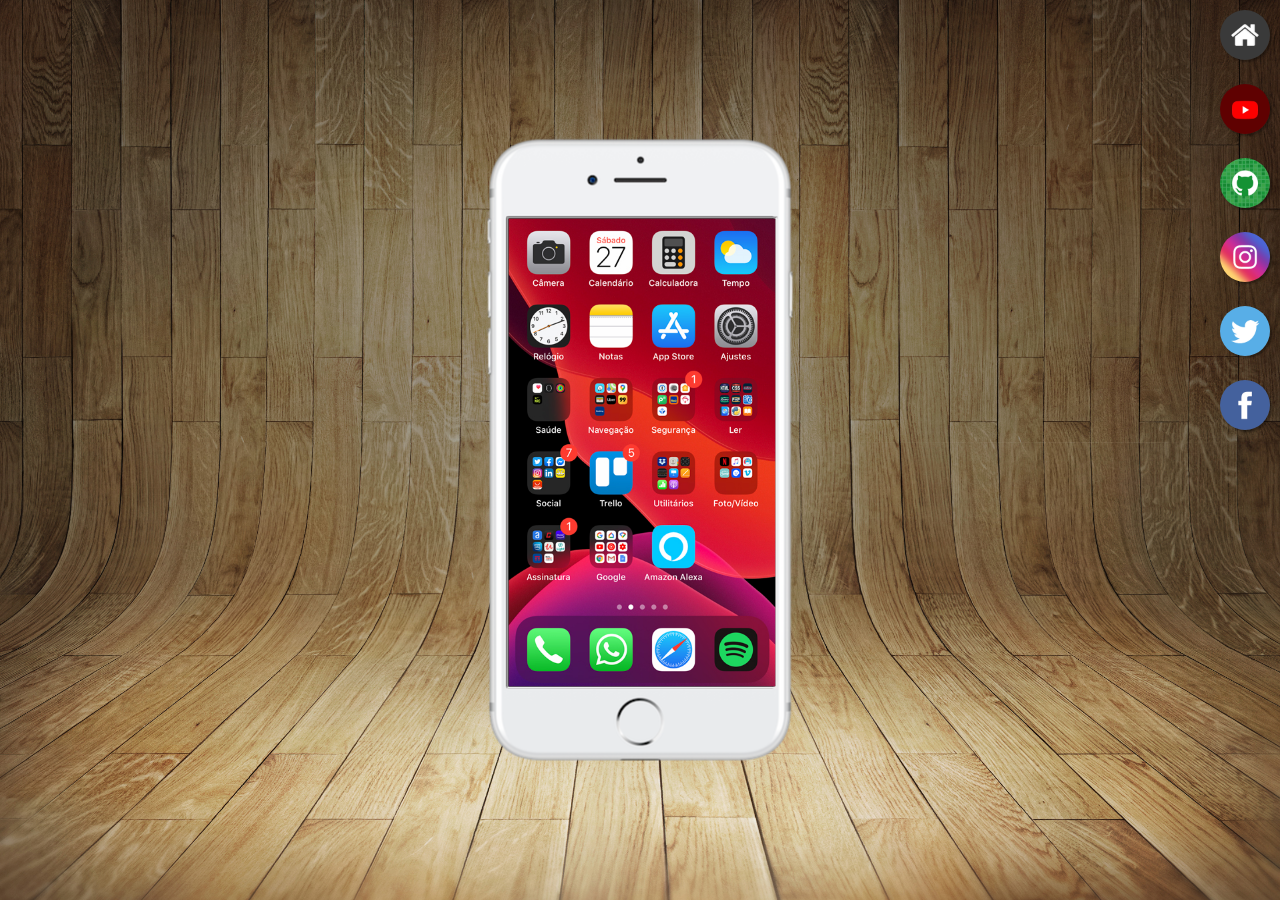
<file: index.html>
<!DOCTYPE html>
<html lang="pt-br">
<head>
    <meta charset="UTF-8">
    <meta name="viewport" content="width=device-width, initial-scale=1.0">
    <link rel="shortcut icon" href="favicon.ico" type="image/x-icon">
    <link rel="stylesheet" href="estilos/style.css">
    <title>Projeto redes sociais</title>
</head>
<body>
    <main>
        <section id="telefone">
             <iframe src="home.html" name="tela" id="tela"></iframe>
        </section>

        <section id="redes-sociais">
             <a href="home.html" target="tela"><img src="imagens/logo-home.jpg" alt="home"></a><br>
             <a href="youtube.html" target="tela"><img src="imagens/logo-youtube.jpg" alt="YouTube"></a><br>
             <a href="github.html" target="tela"><img src="imagens/logo-github.jpg" alt="logo-github"></a><br>
             <a href="insta.html" target="tela"><img src="imagens/logo-instagram.jpg" alt="Instagram"></a><br>
             <a href="twitter.html" target="tela"><img src="imagens/logo-twitter.jpg" alt="Twitter"></a><br>
             <a href="facebook.html" target="tela"><img src="imagens/logo-facebook.jpg" alt="Facebook"></a><br>
        </section>
    </main>
</body>
</html>
</file>
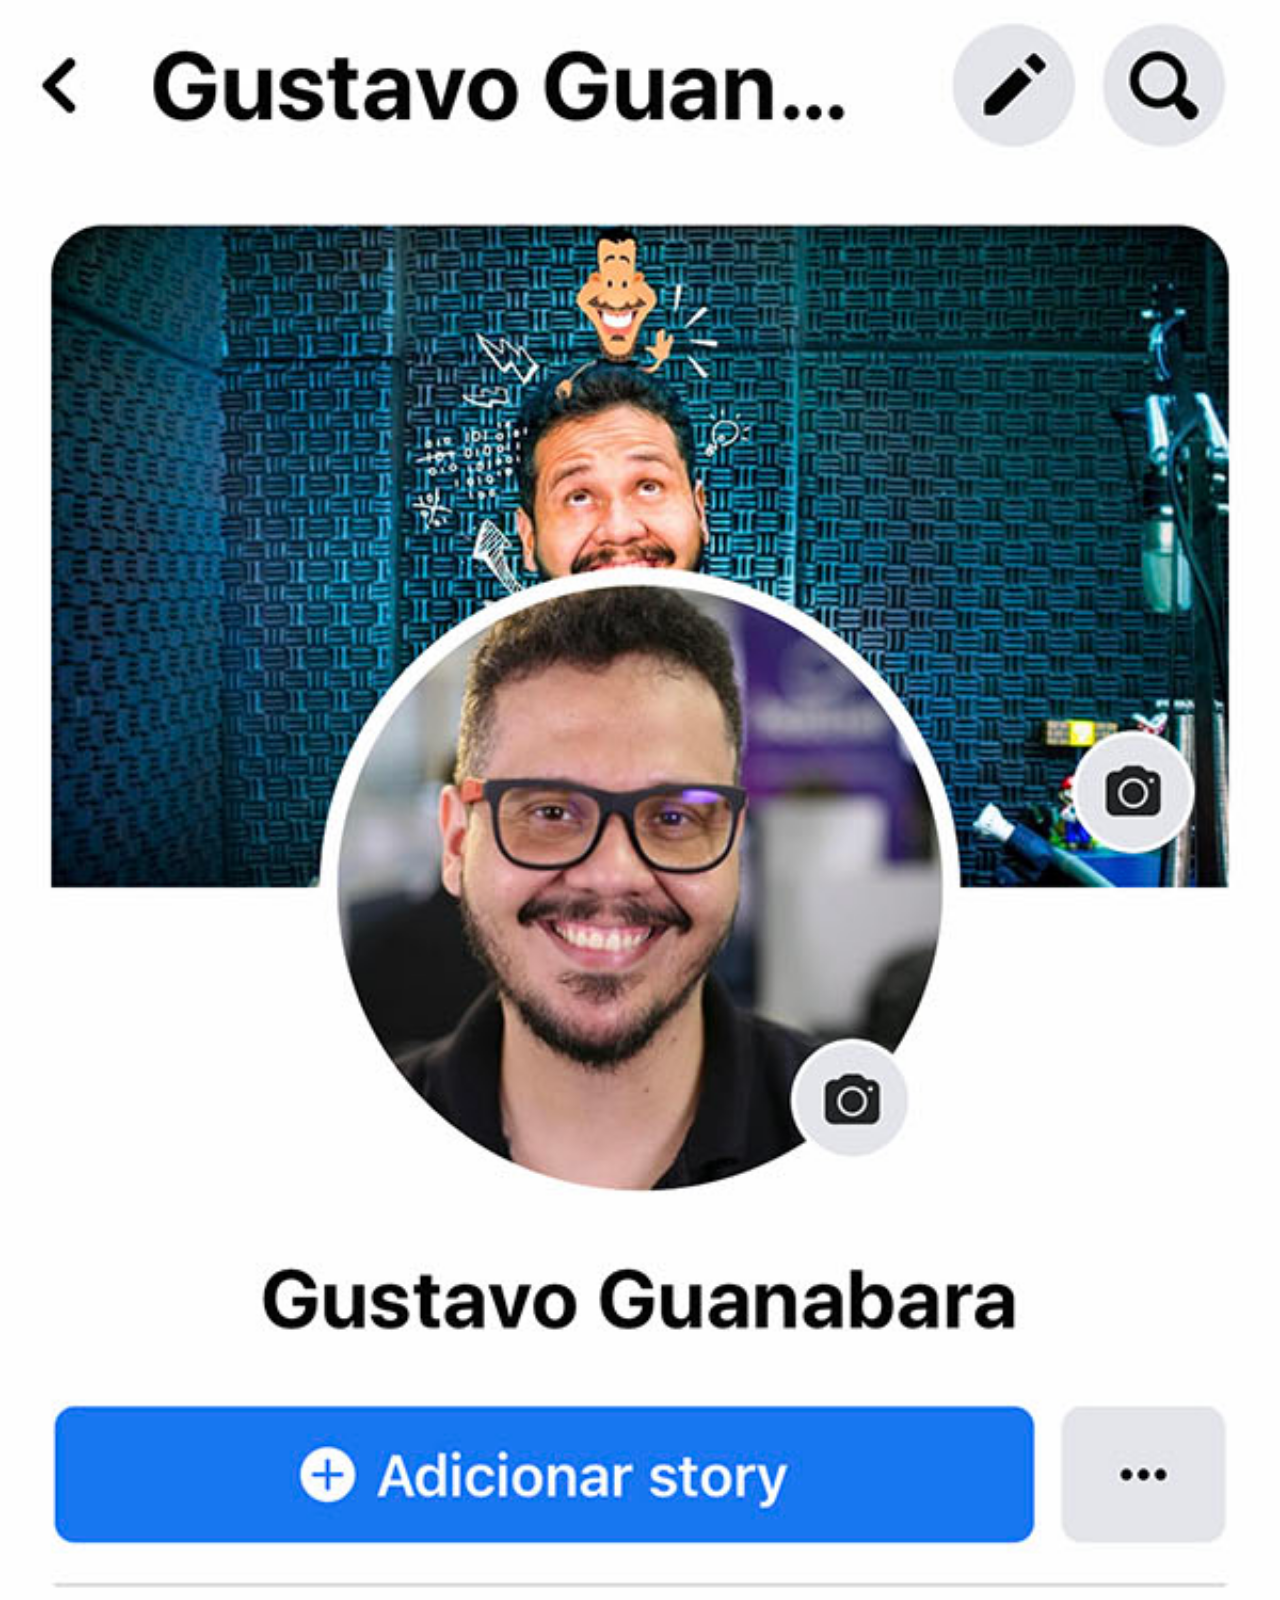
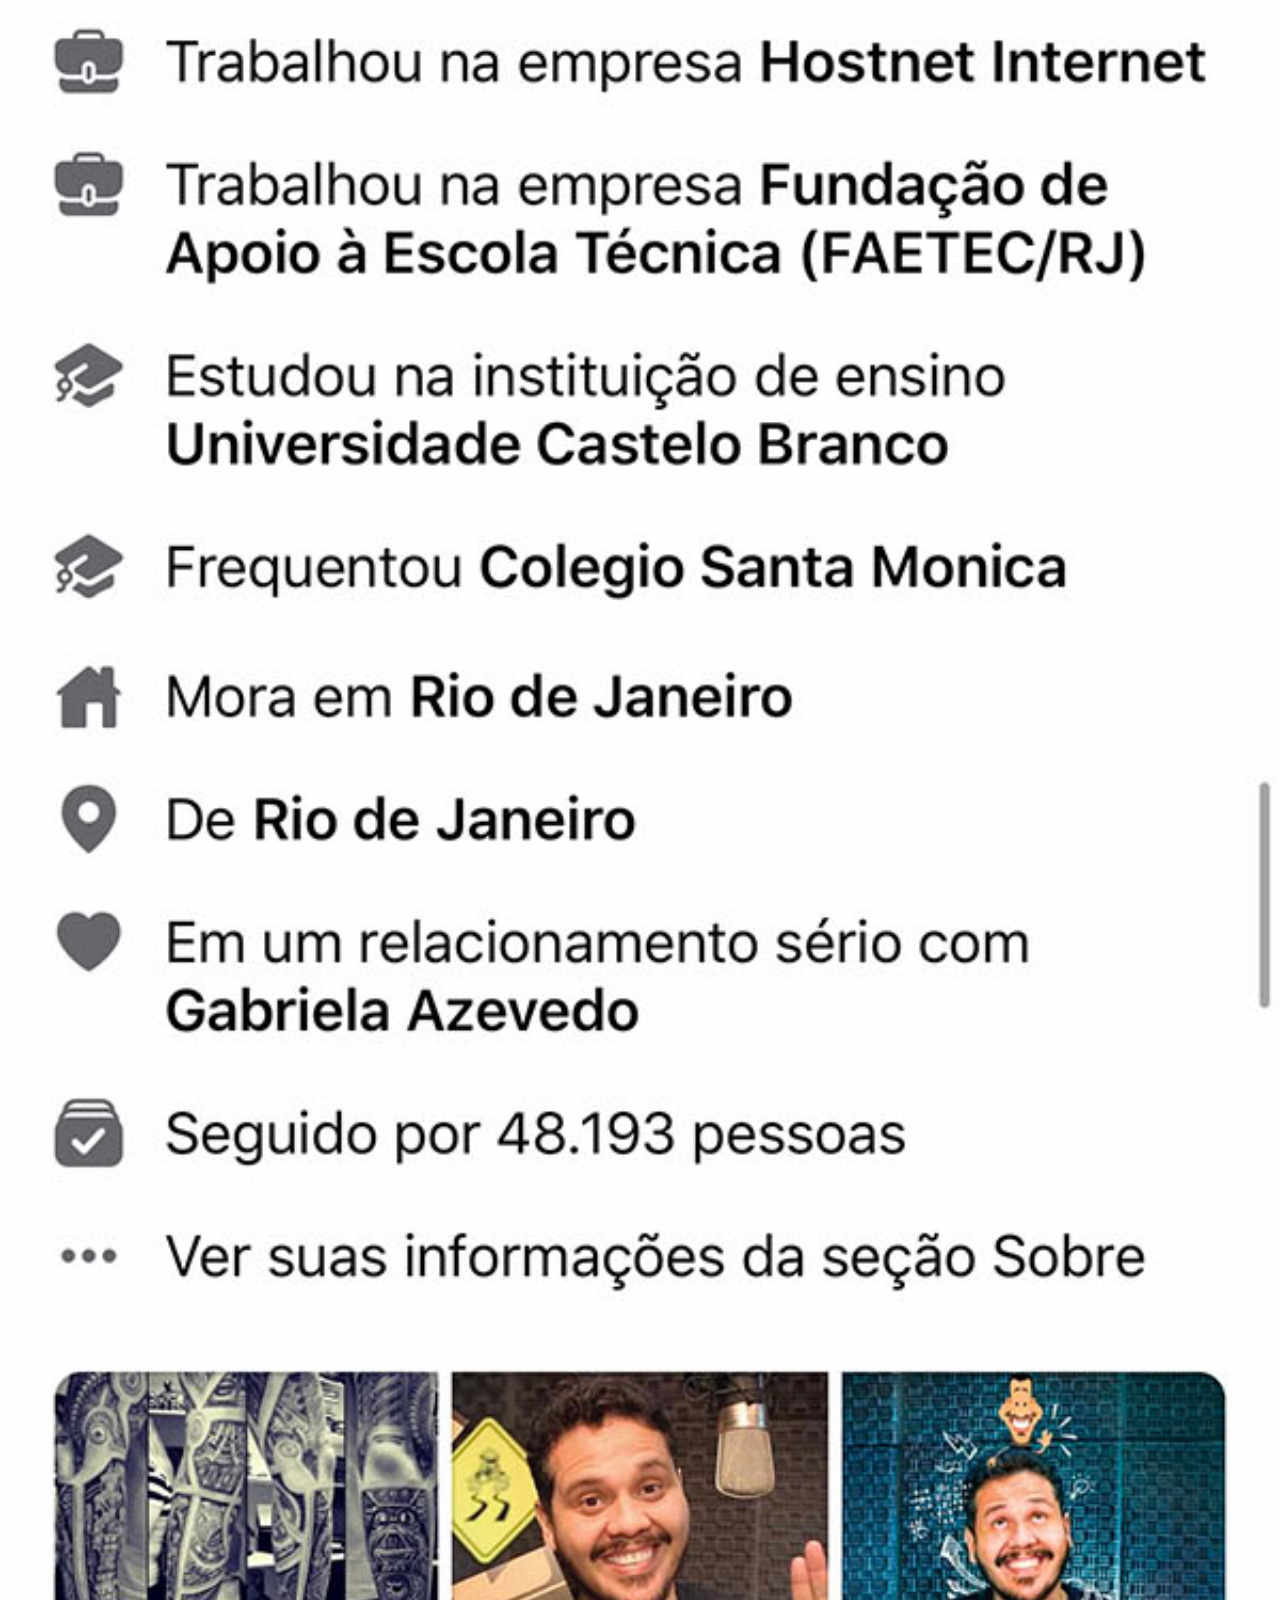
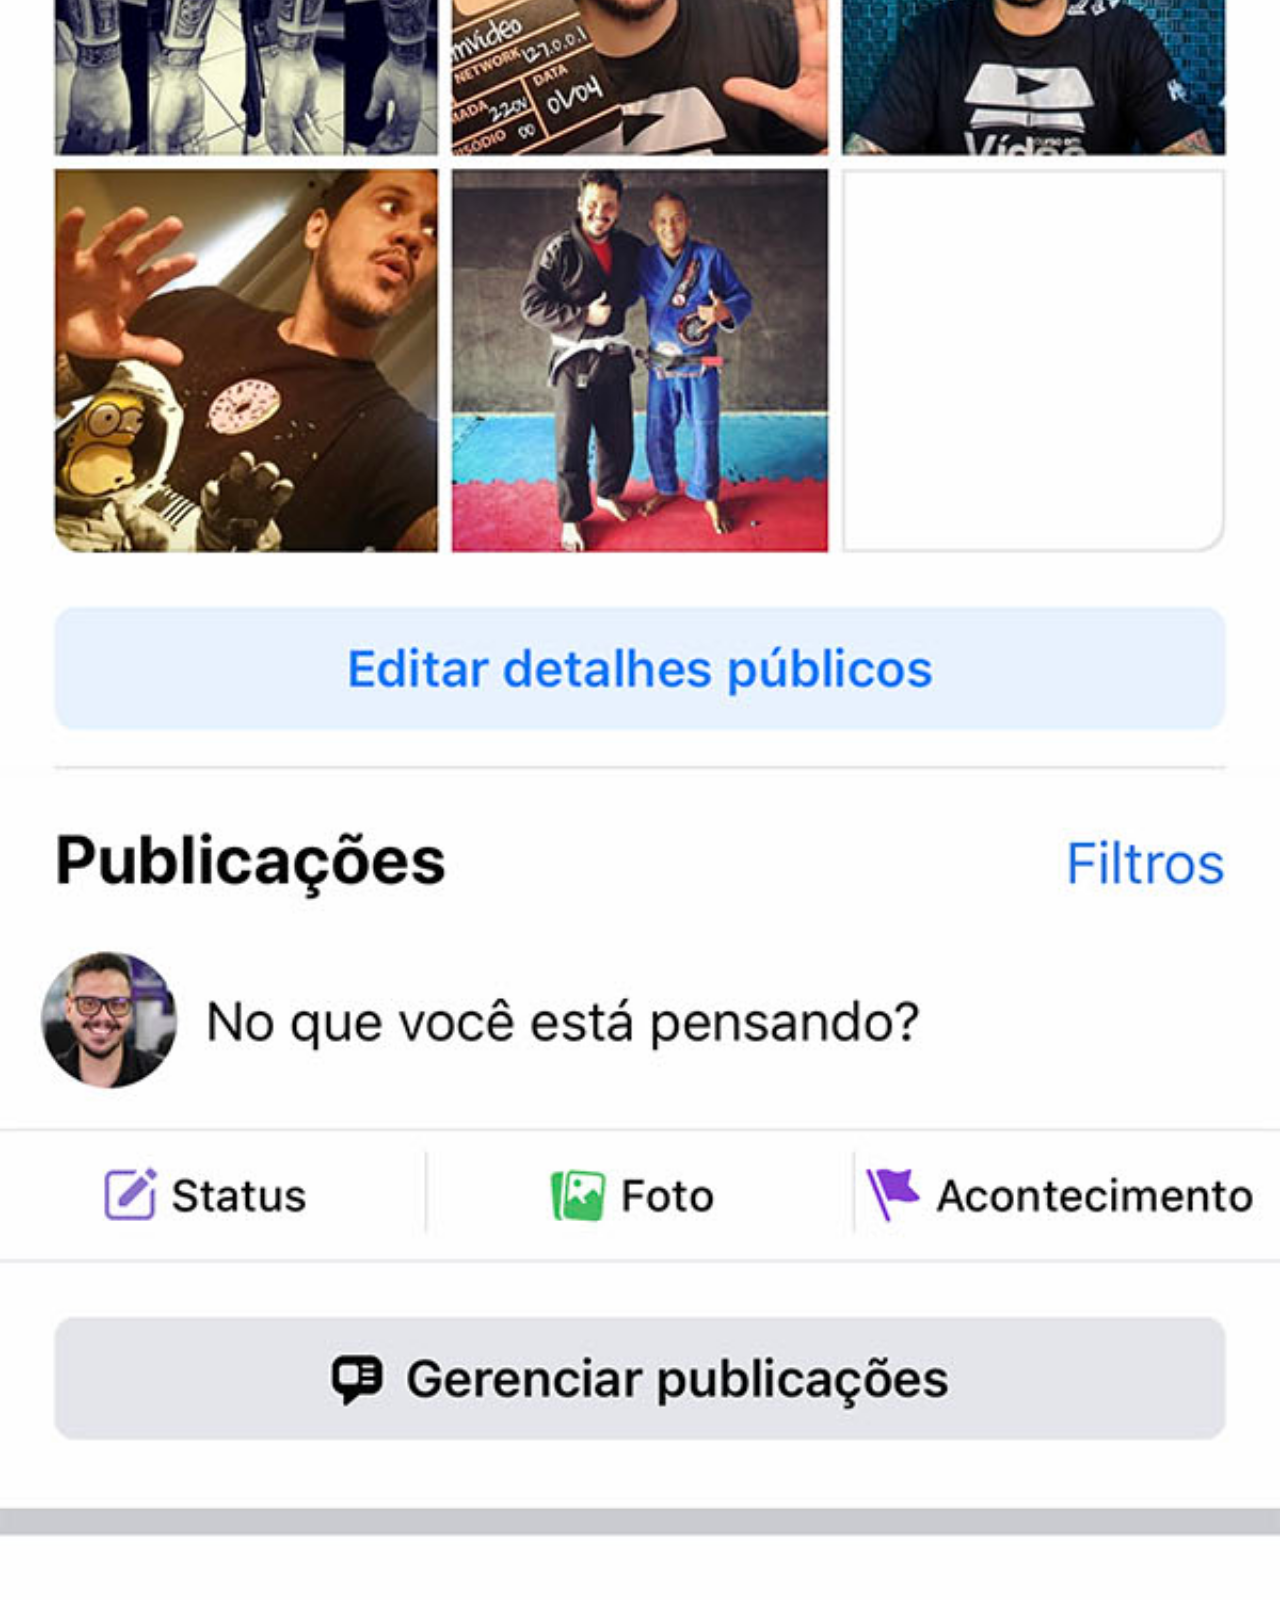
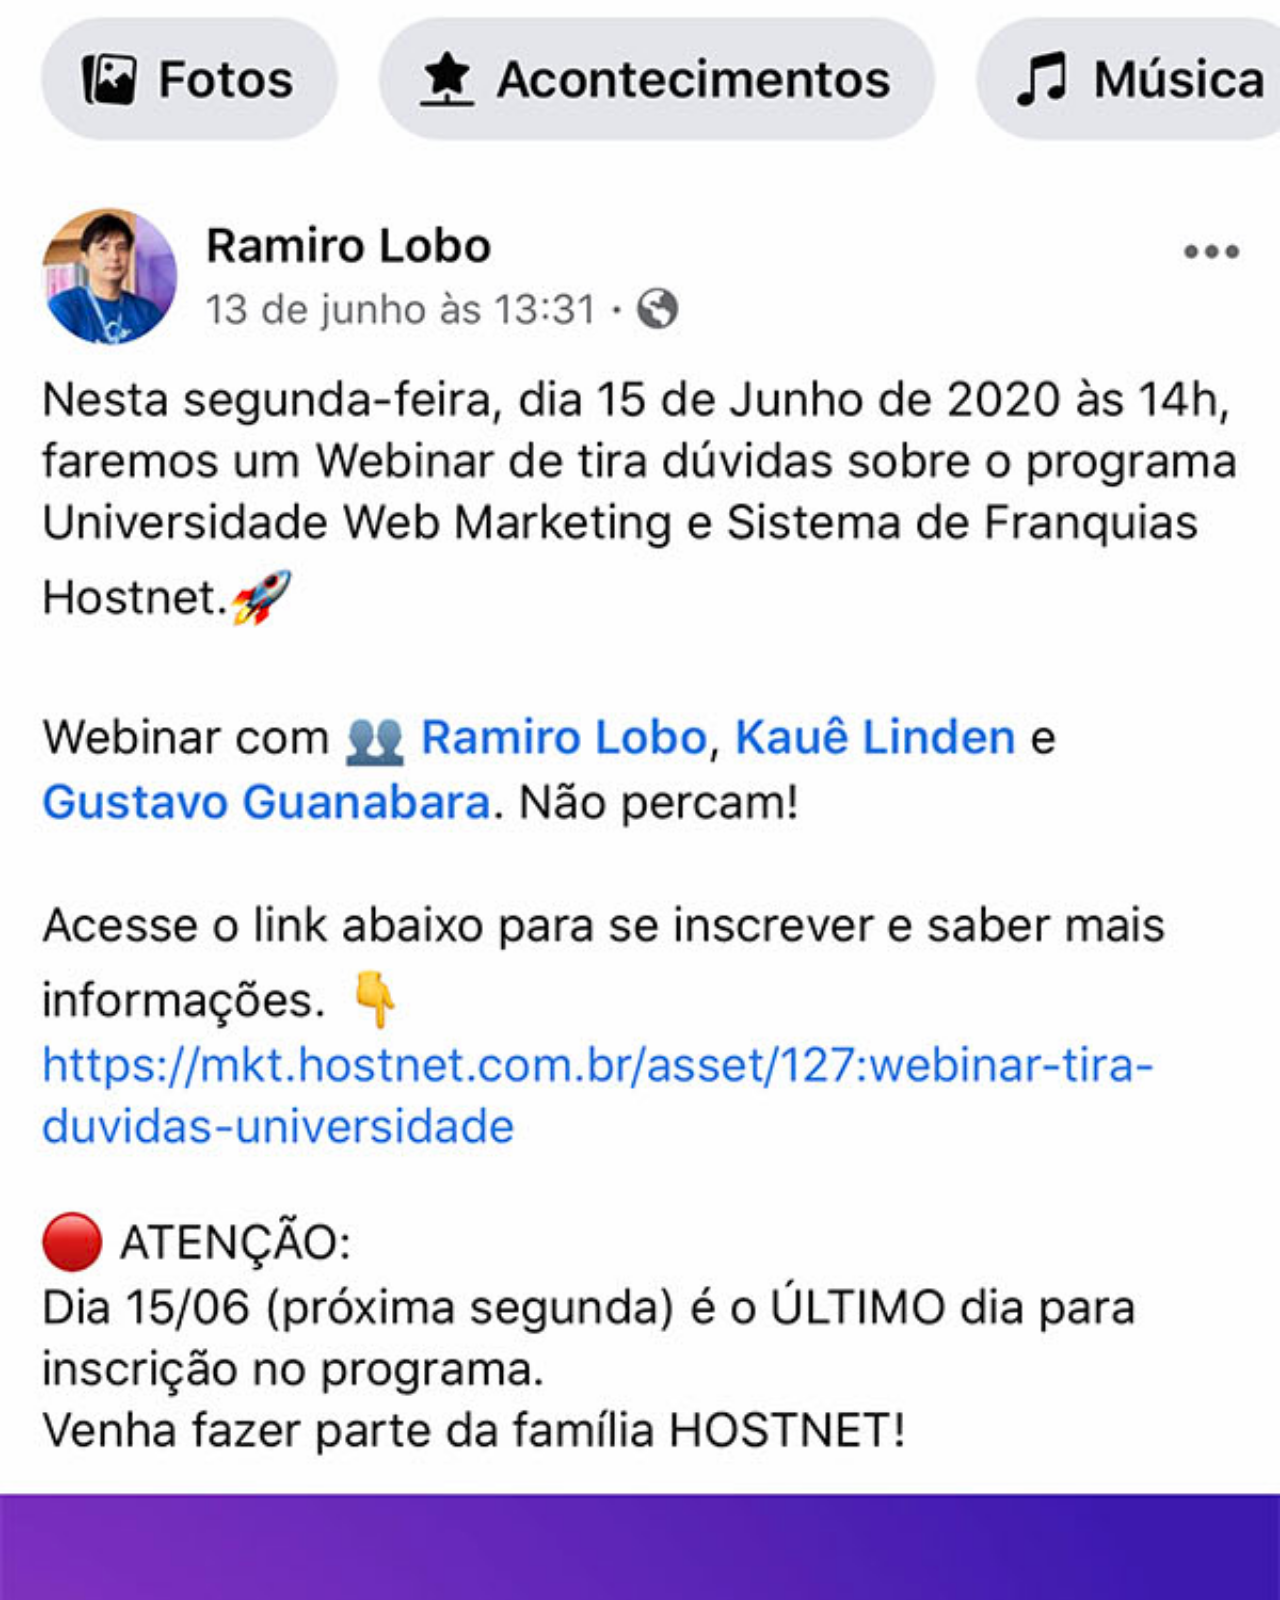
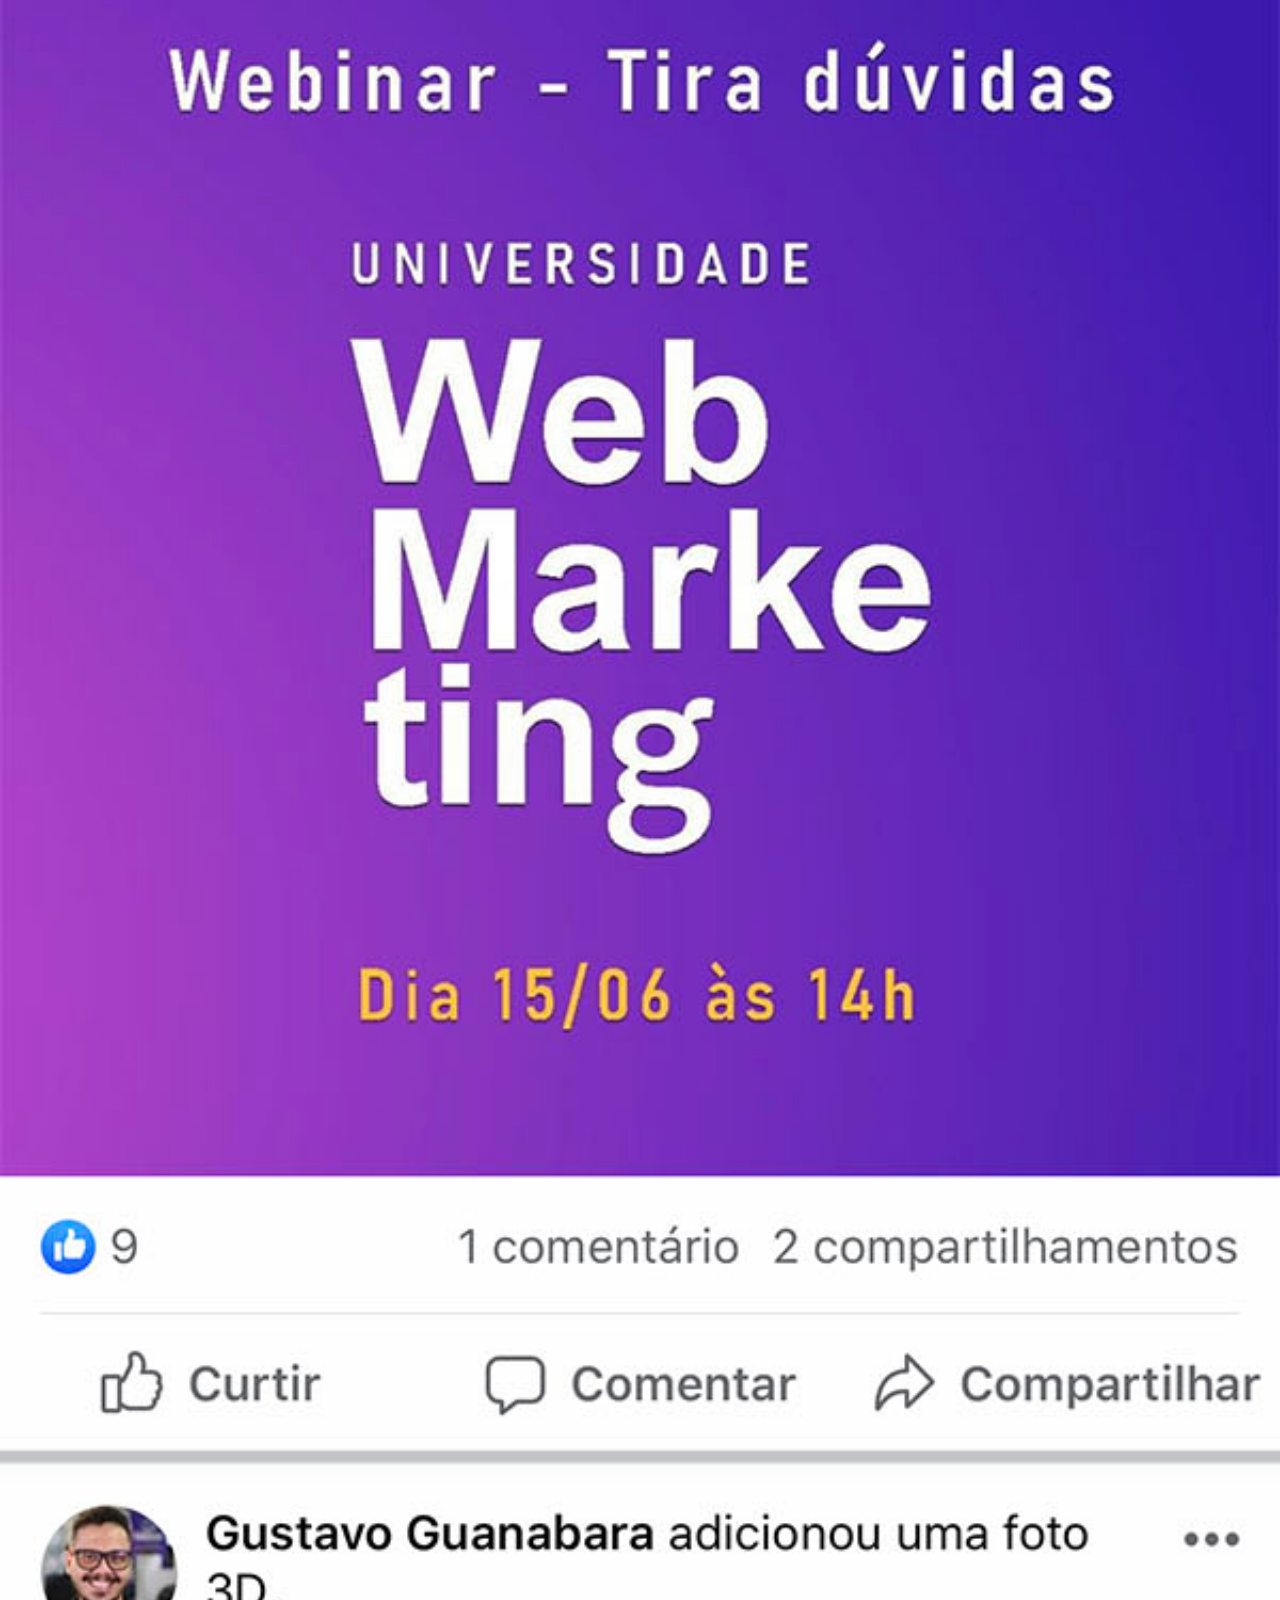
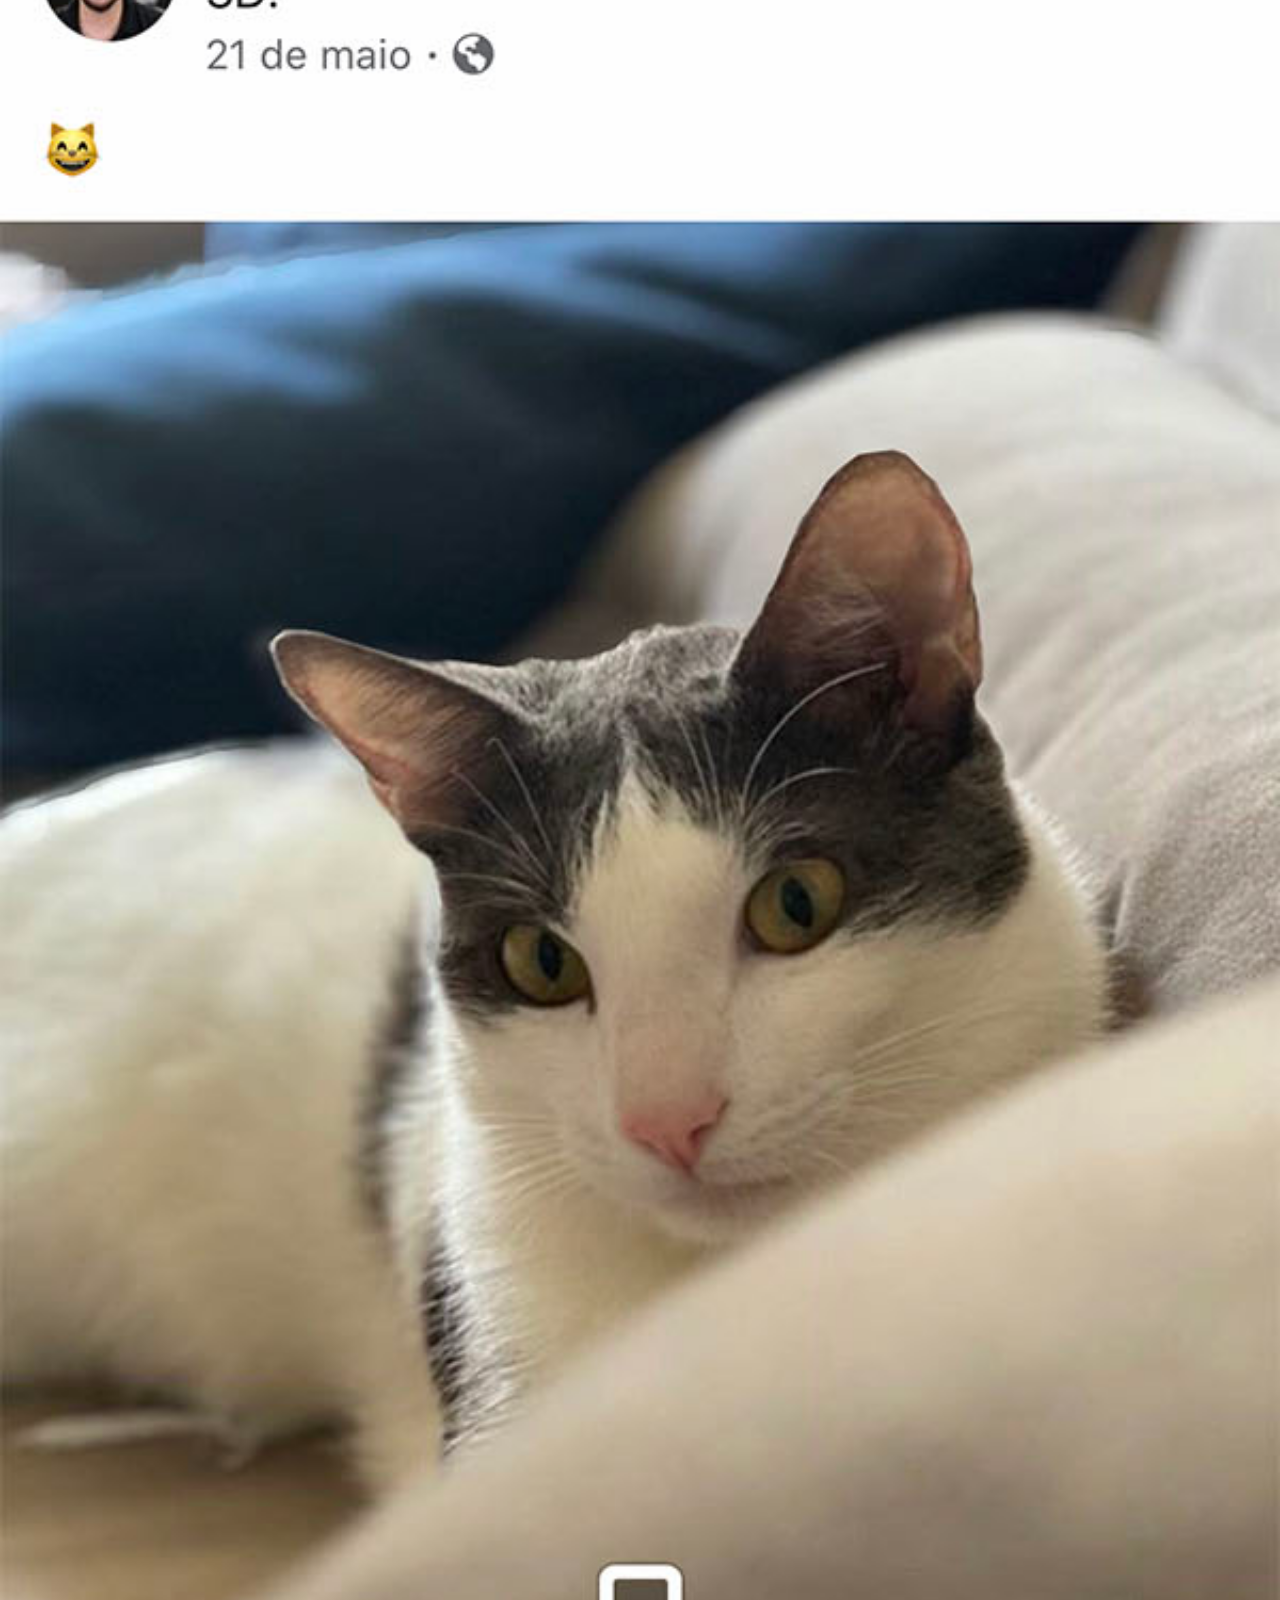
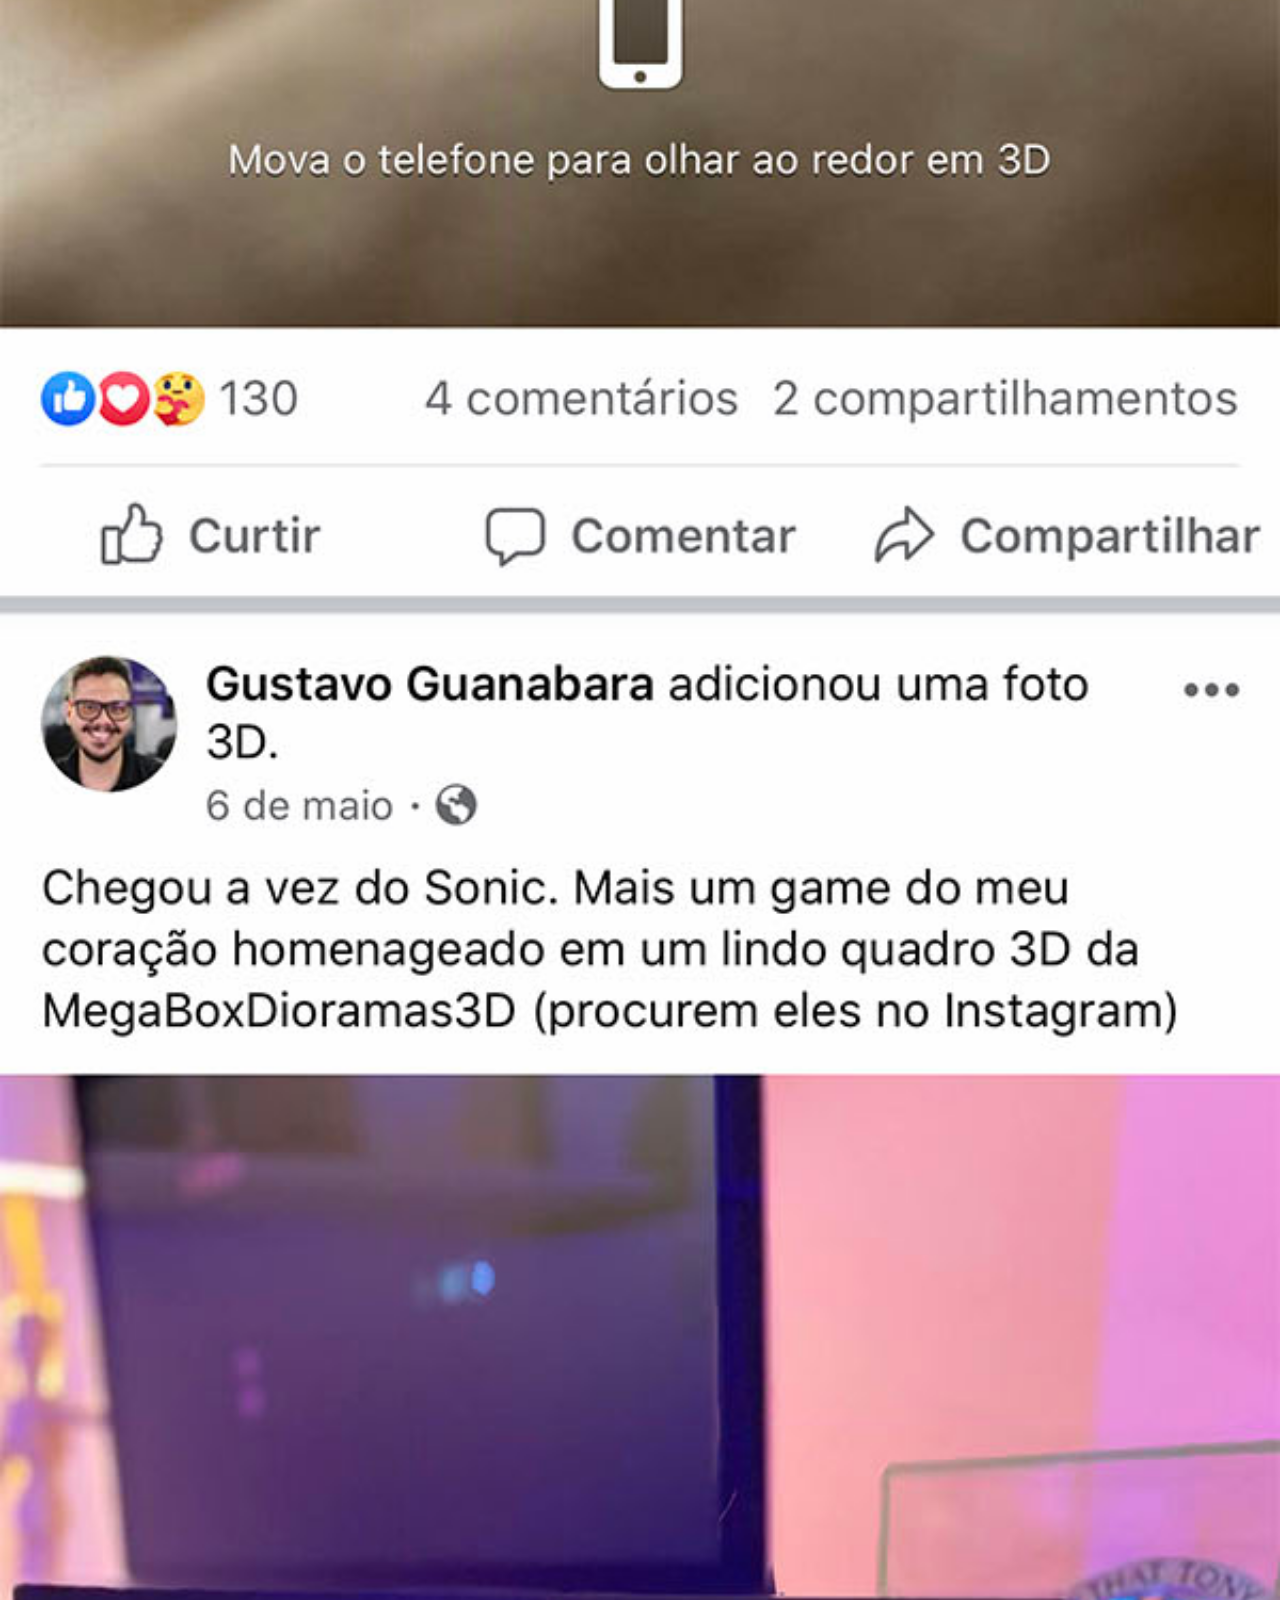
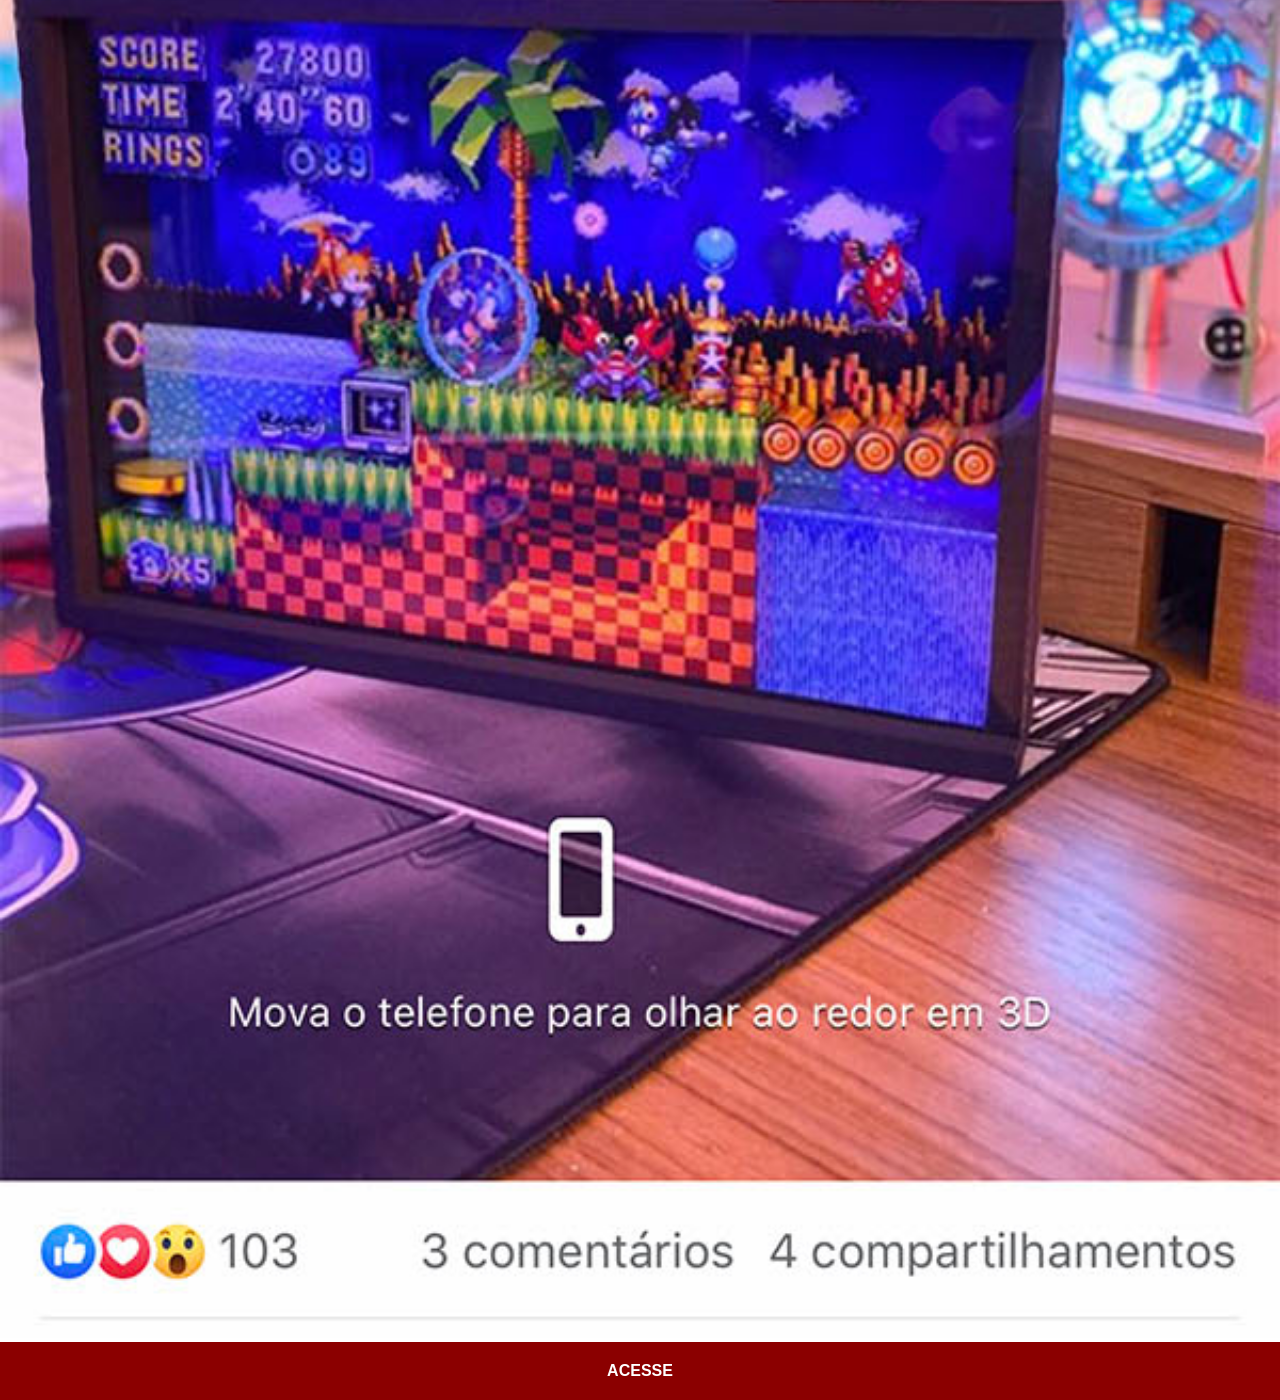
<file: facebook.html>
<!DOCTYPE html>
<html lang="pt-br">
<head>
    <meta charset="UTF-8">
    <meta name="viewport" content="width=device-width, initial-scale=1.0">
    <title>Tela do Facebook</title>
    <link rel="stylesheet" href="estilos/modelo.css">
</head>
<body>
    
    <img src="imagens/tela-facebook.jpg" alt="Facebook">

    <a href="https://www.facebook.com/gustavoguanabara/?locale=pt_BR" target="_blank">ACESSE</a>
</body>
</html>
</file>
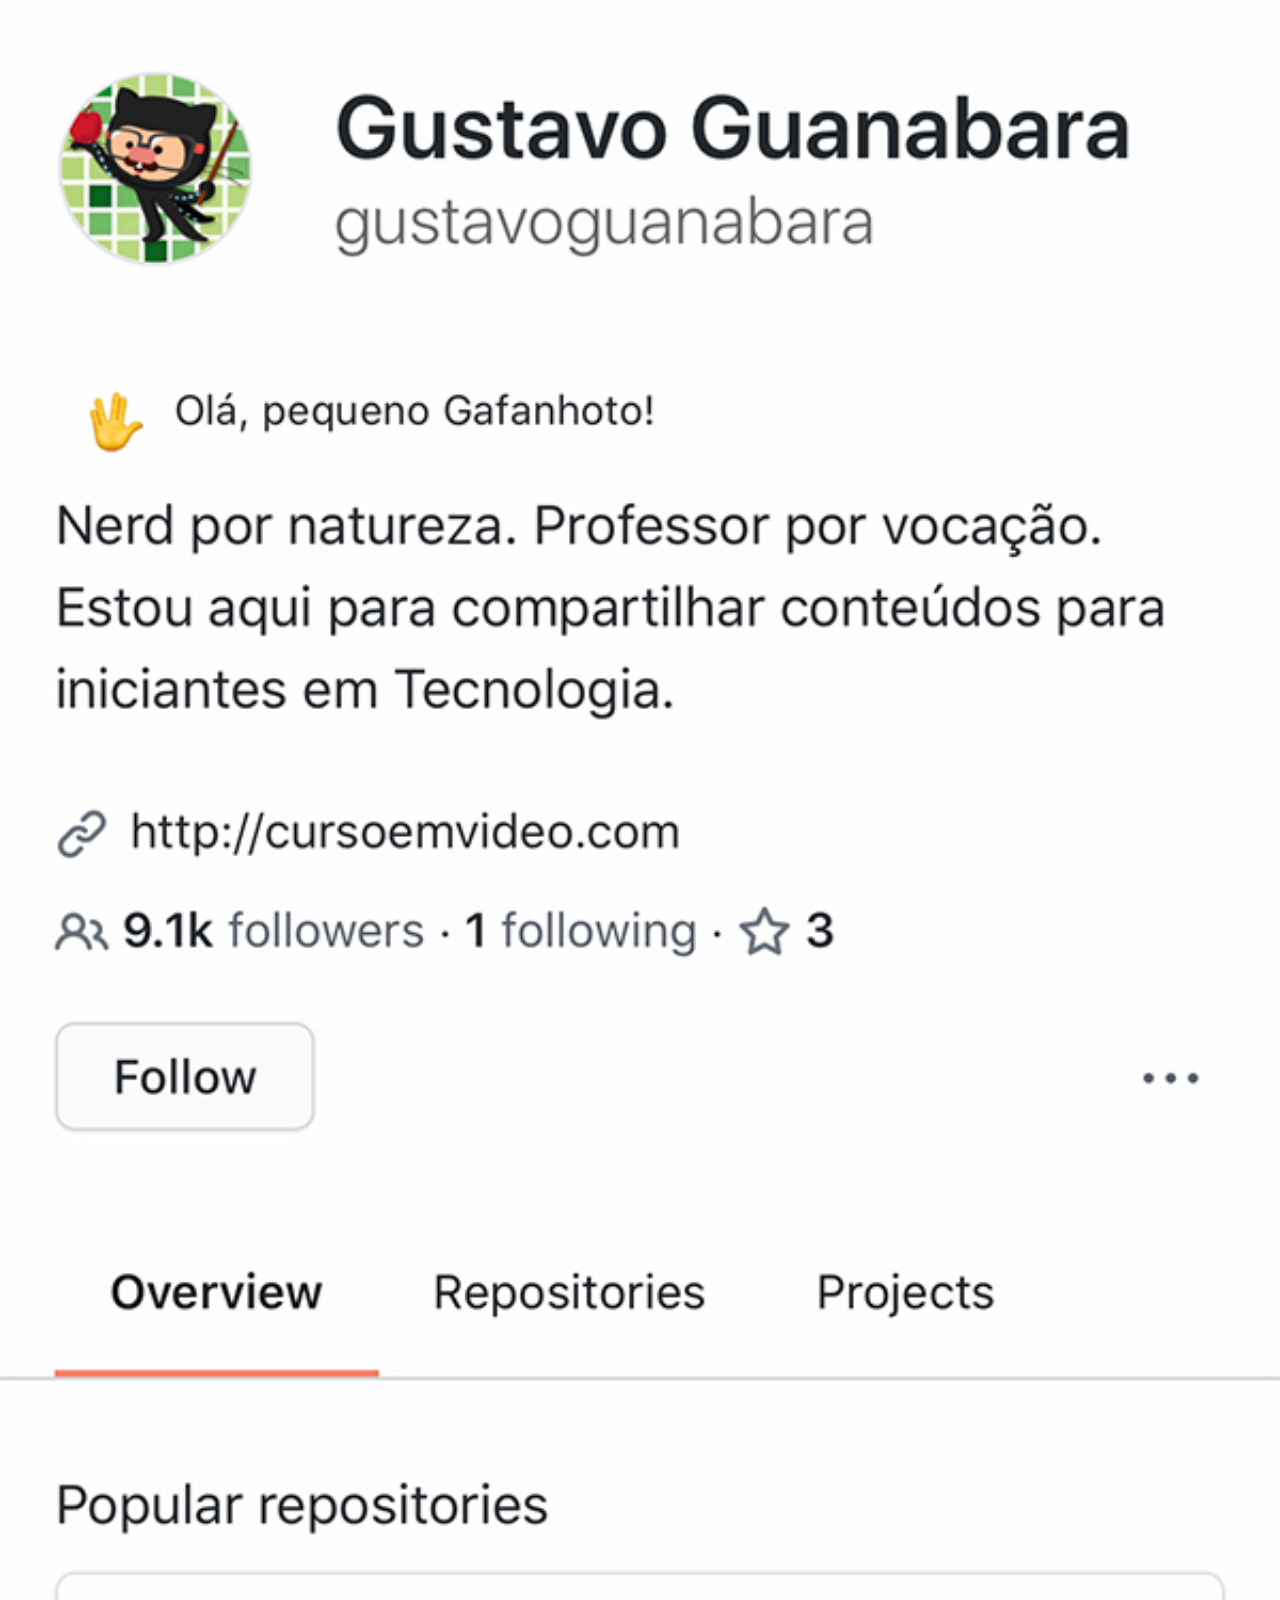
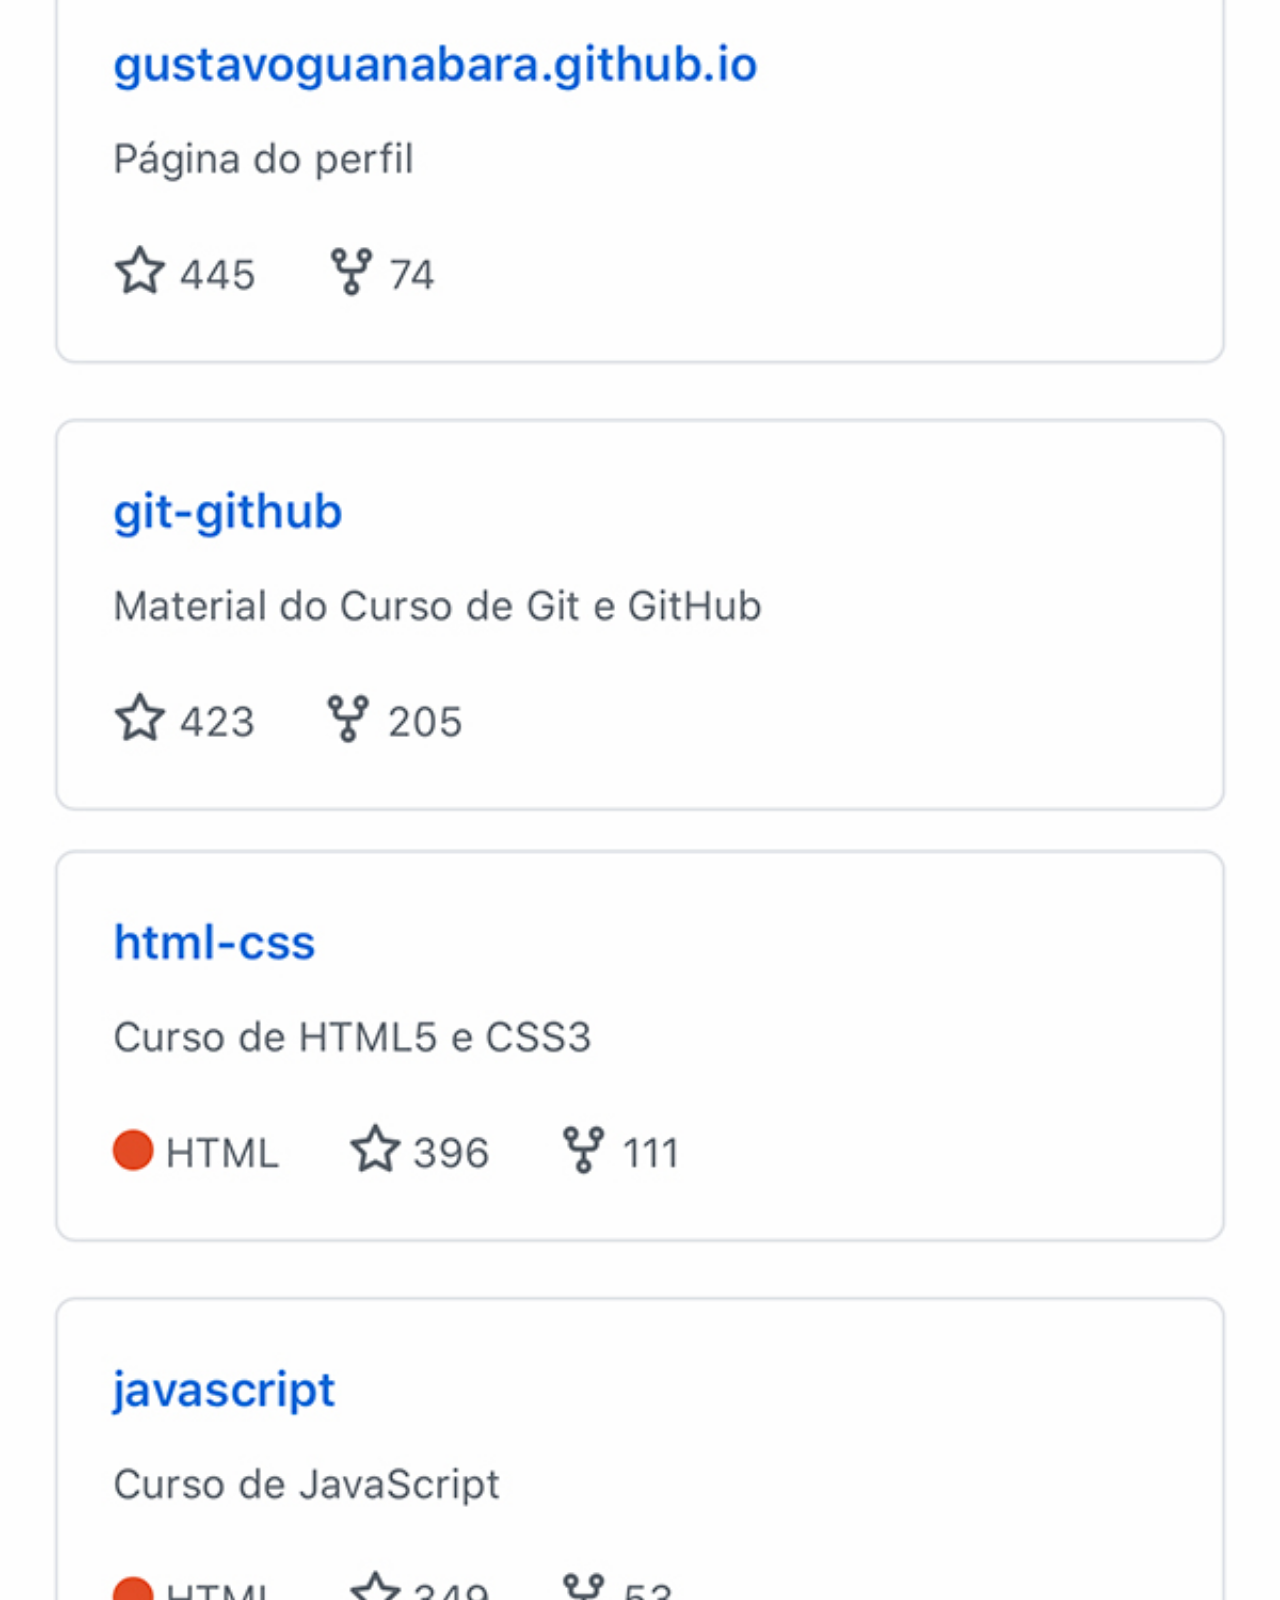
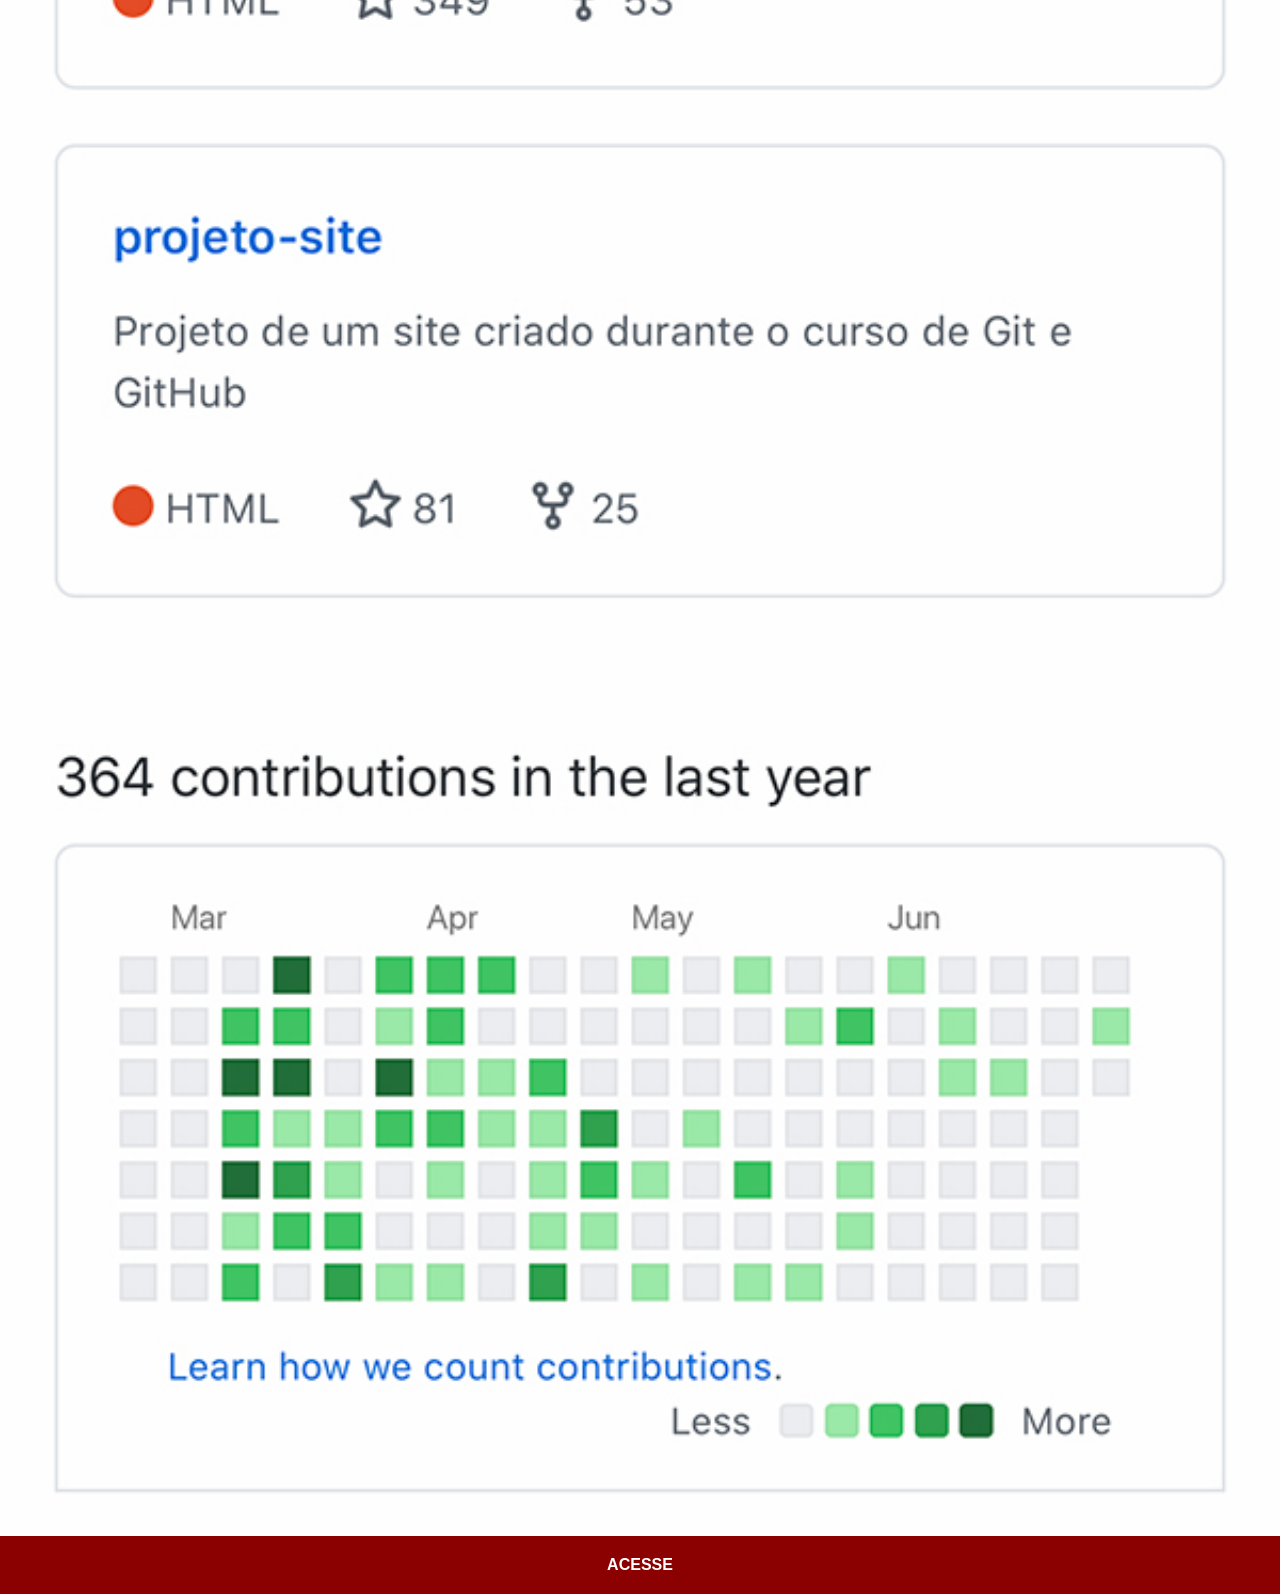
<file: github.html>
<!DOCTYPE html>
<html lang="pt-br">
<head>
    <meta charset="UTF-8">
    <meta name="viewport" content="width=device-width, initial-scale=1.0">
    <title>Tela do github</title>
    <link rel="stylesheet" href="estilos/modelo.css">
</head>
<body>
    
    <img src="imagens/tela-github.jpg" alt="github">

    <a href="https://github.com/gustavoguanabara" target="_blank">ACESSE</a>
</body>
</html>
</file>
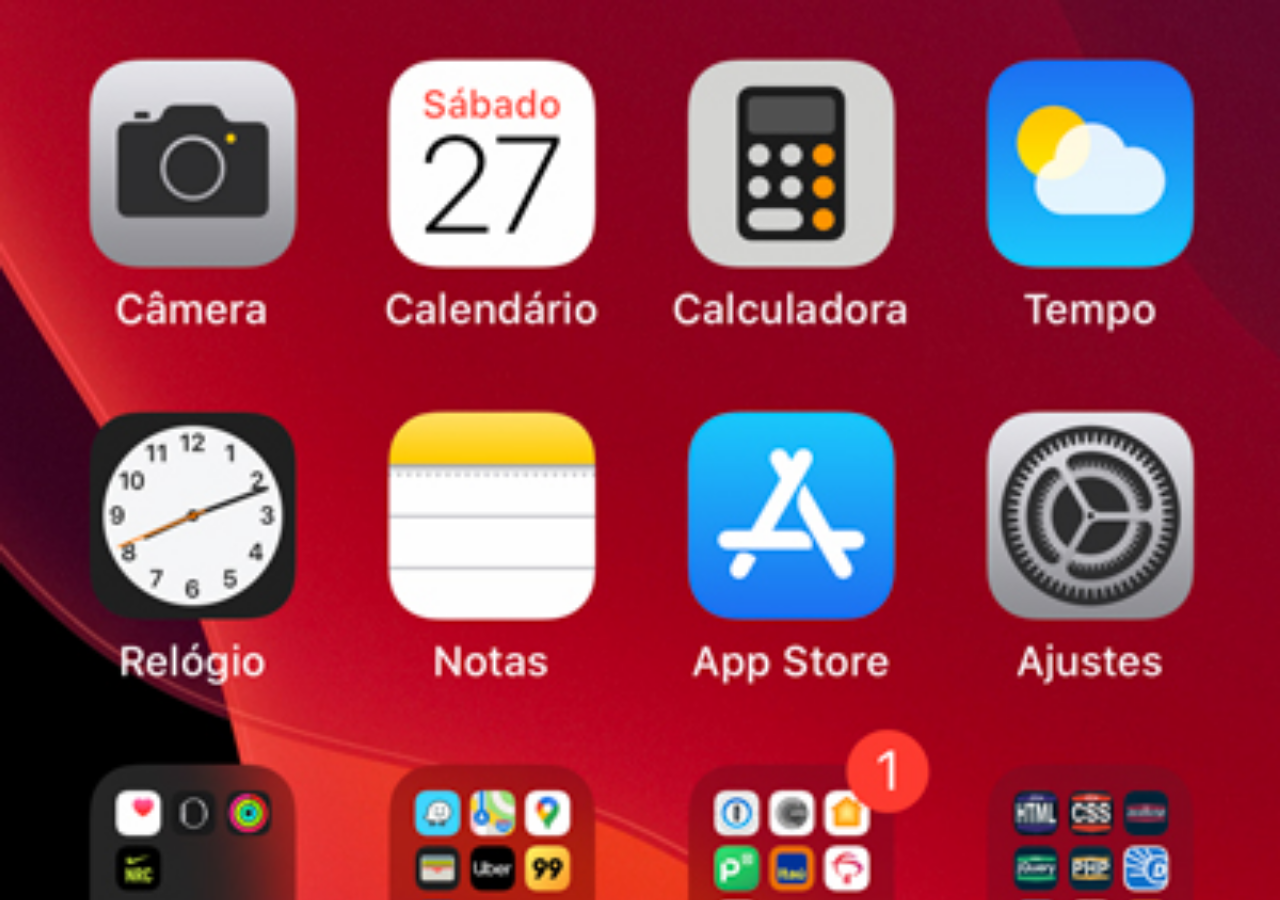
<file: home.html>
<!DOCTYPE html>
<html lang="en">
<head>
    <meta charset="UTF-8">
    <meta name="viewport" content="width=device-width, initial-scale=1.0">
    <title>home</title>
    <style>
        * {
            margin: 0px;
            padding: 0px;
        }

        body {
           width: 100vw;
           height: 100vh;
           background: black url('imagens/tela-home.jpg') no-repeat top center;
           background-size: cover;
        }
    </style>
</head>
<body>
    
</body>
</html>
</file>
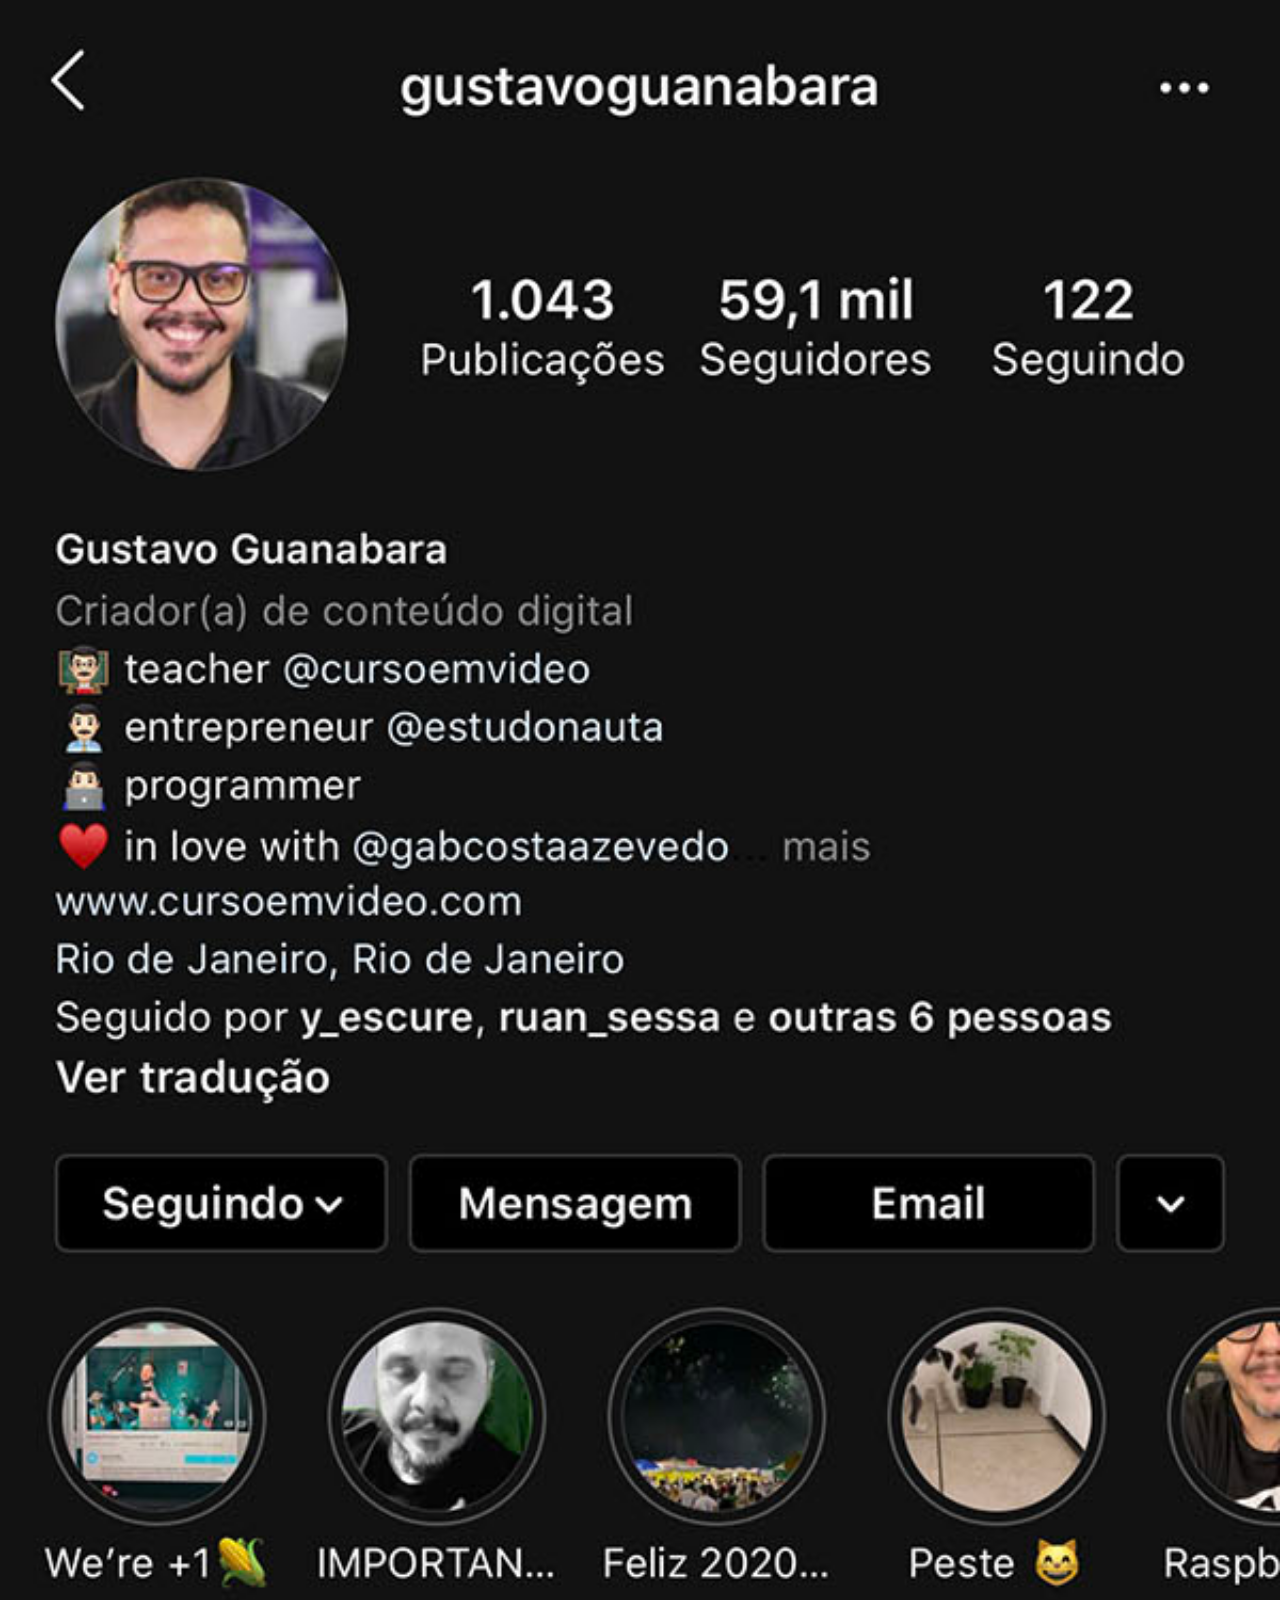
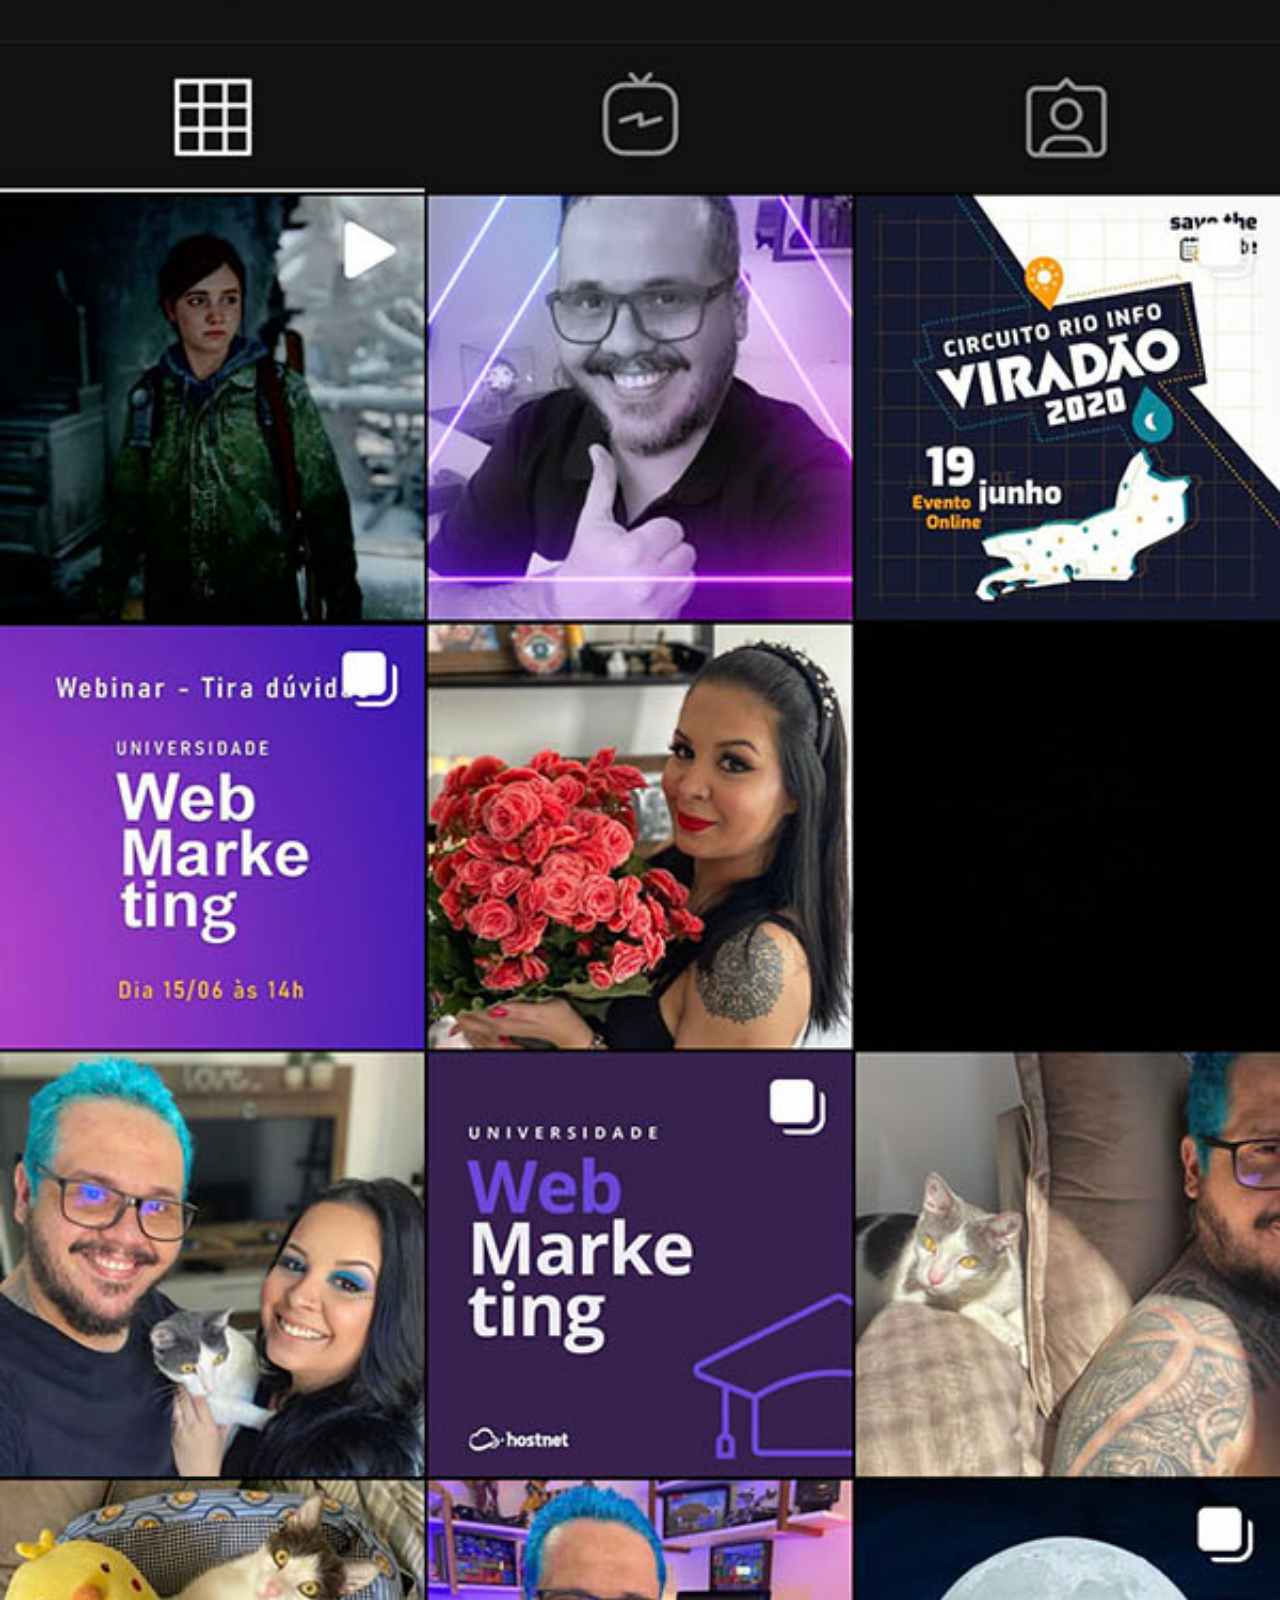
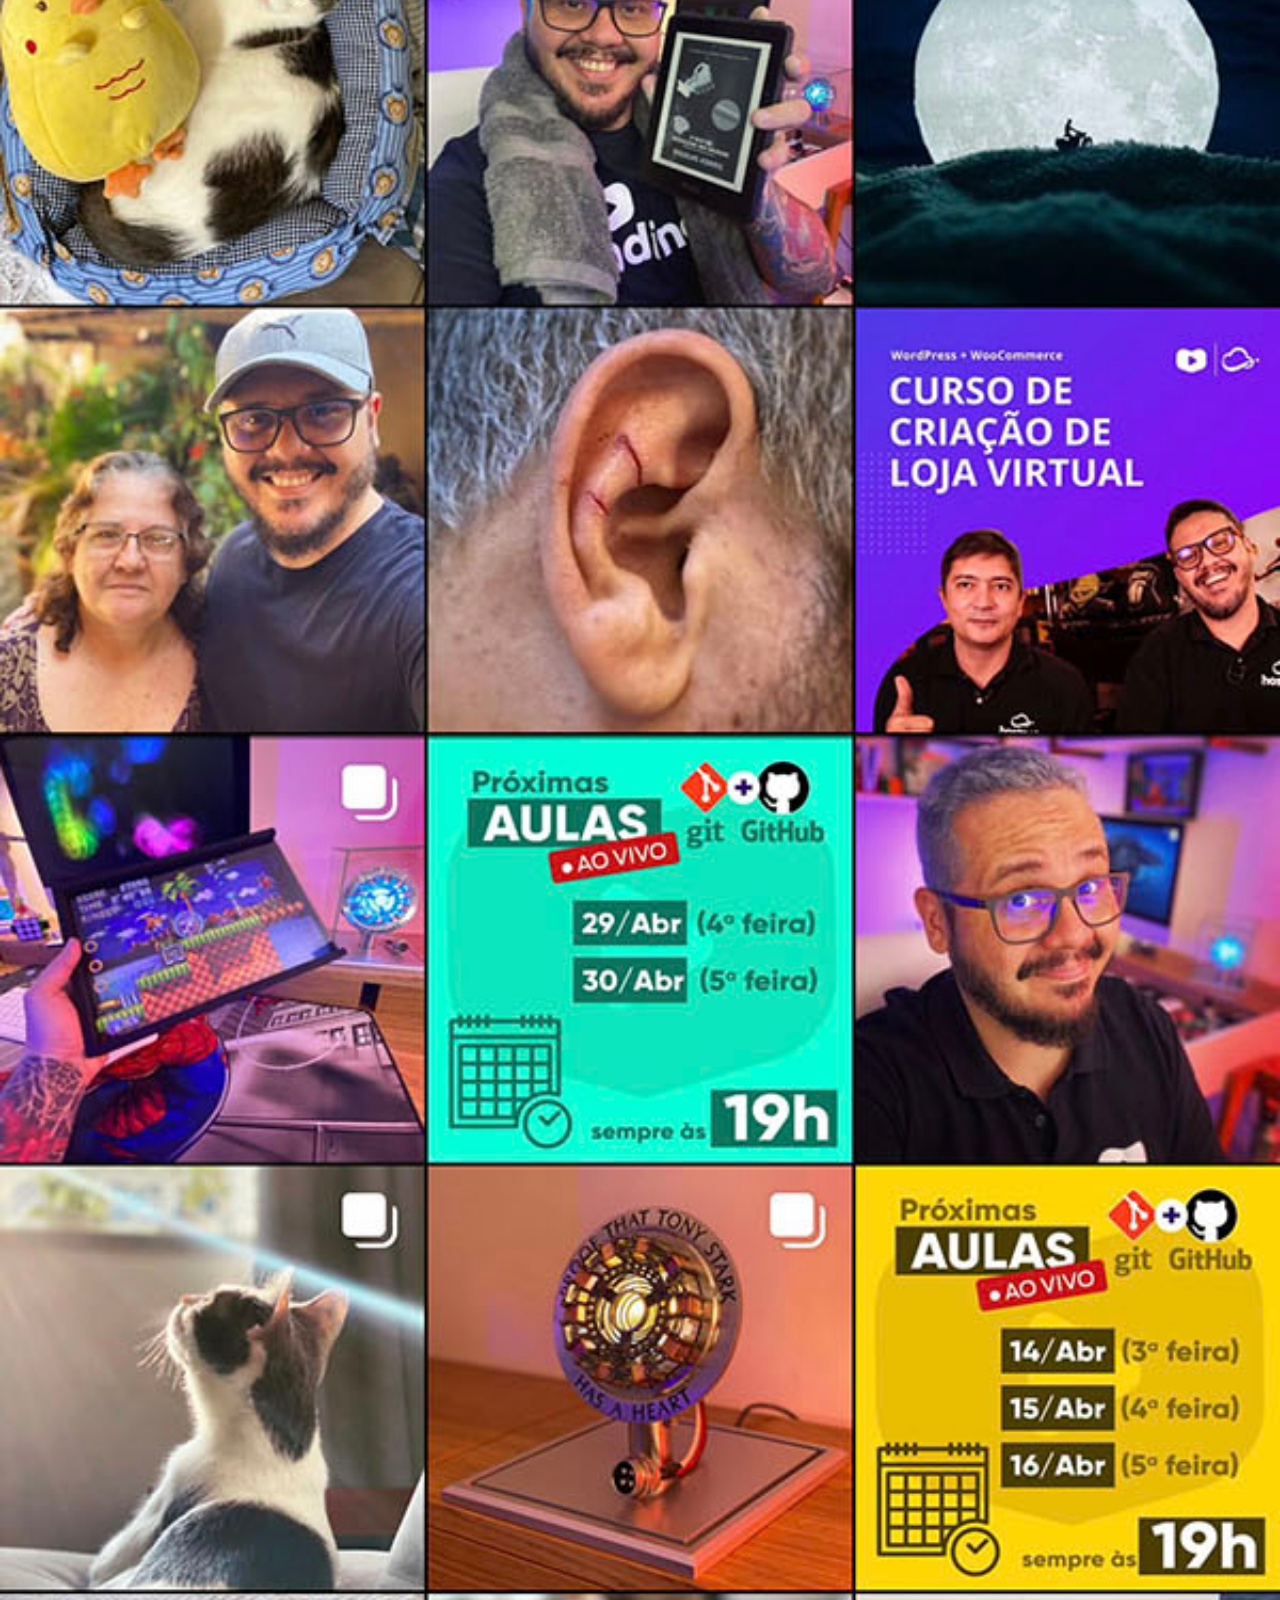
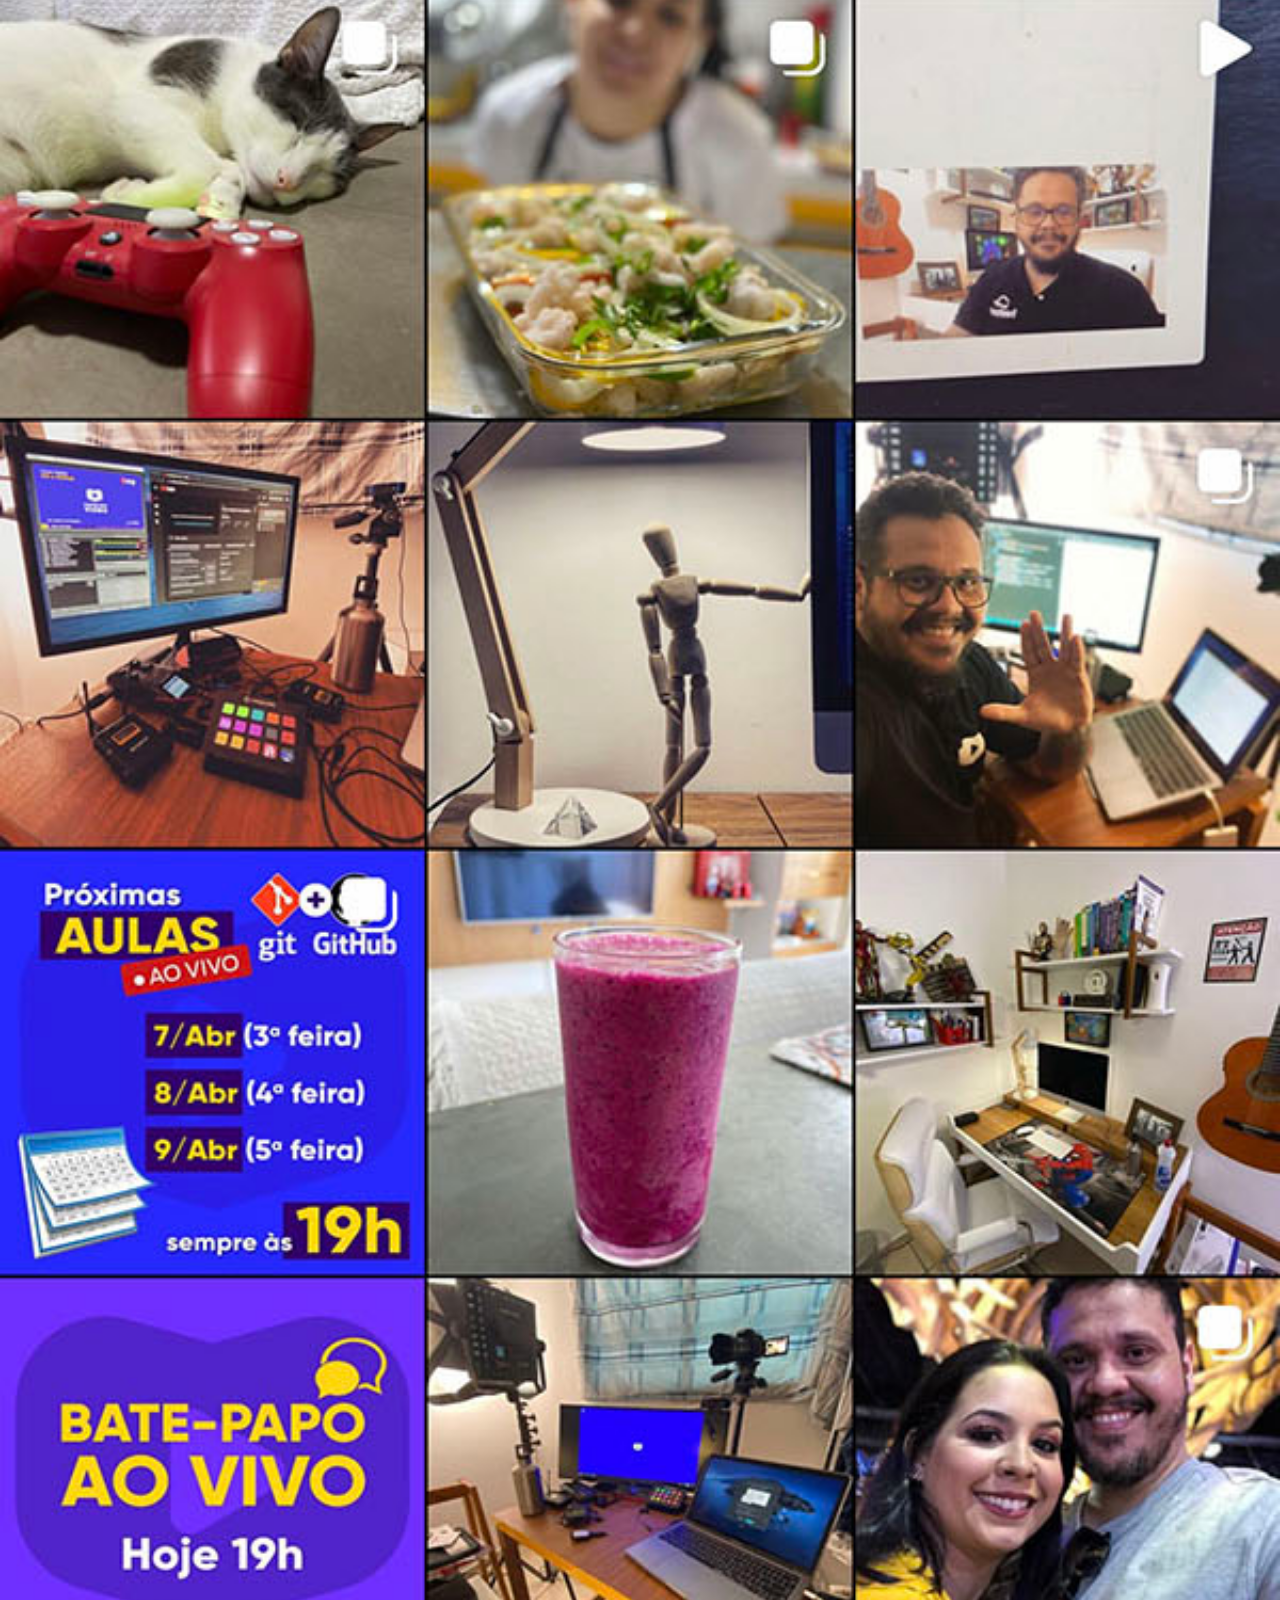
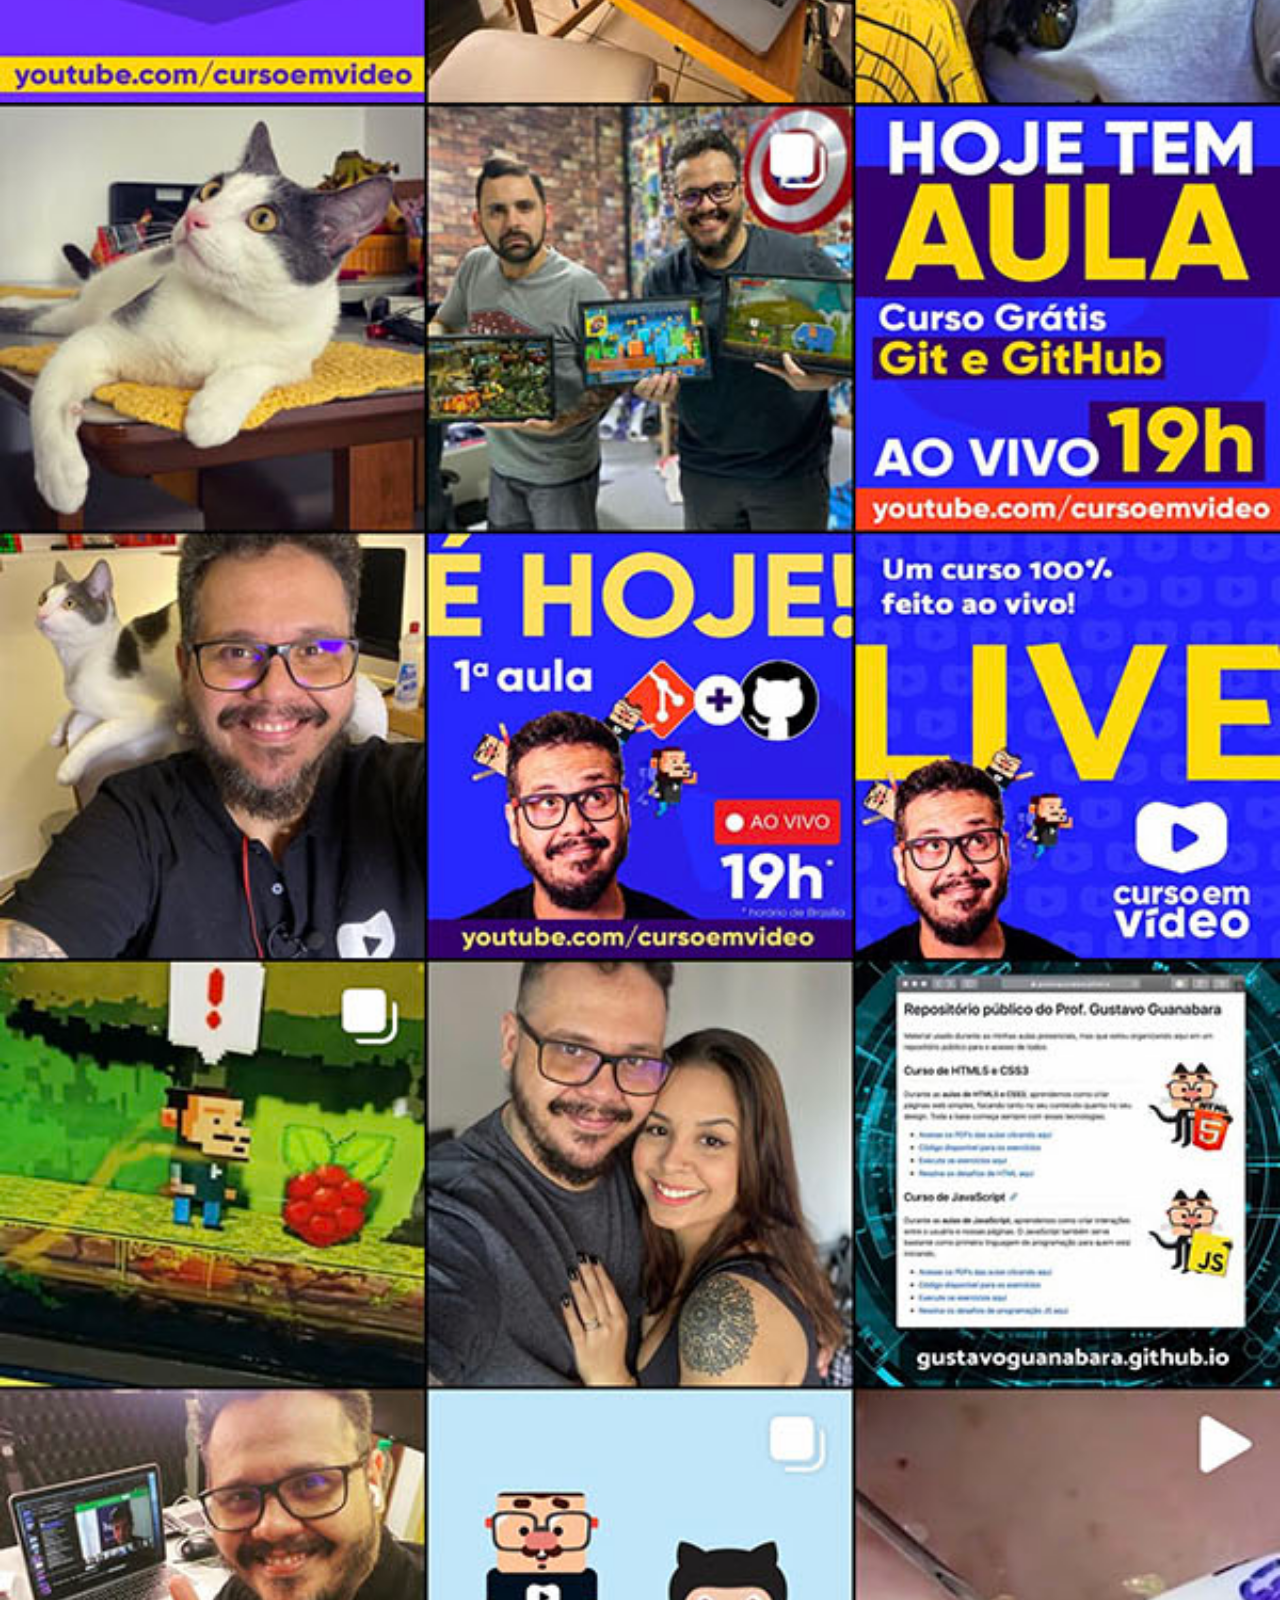
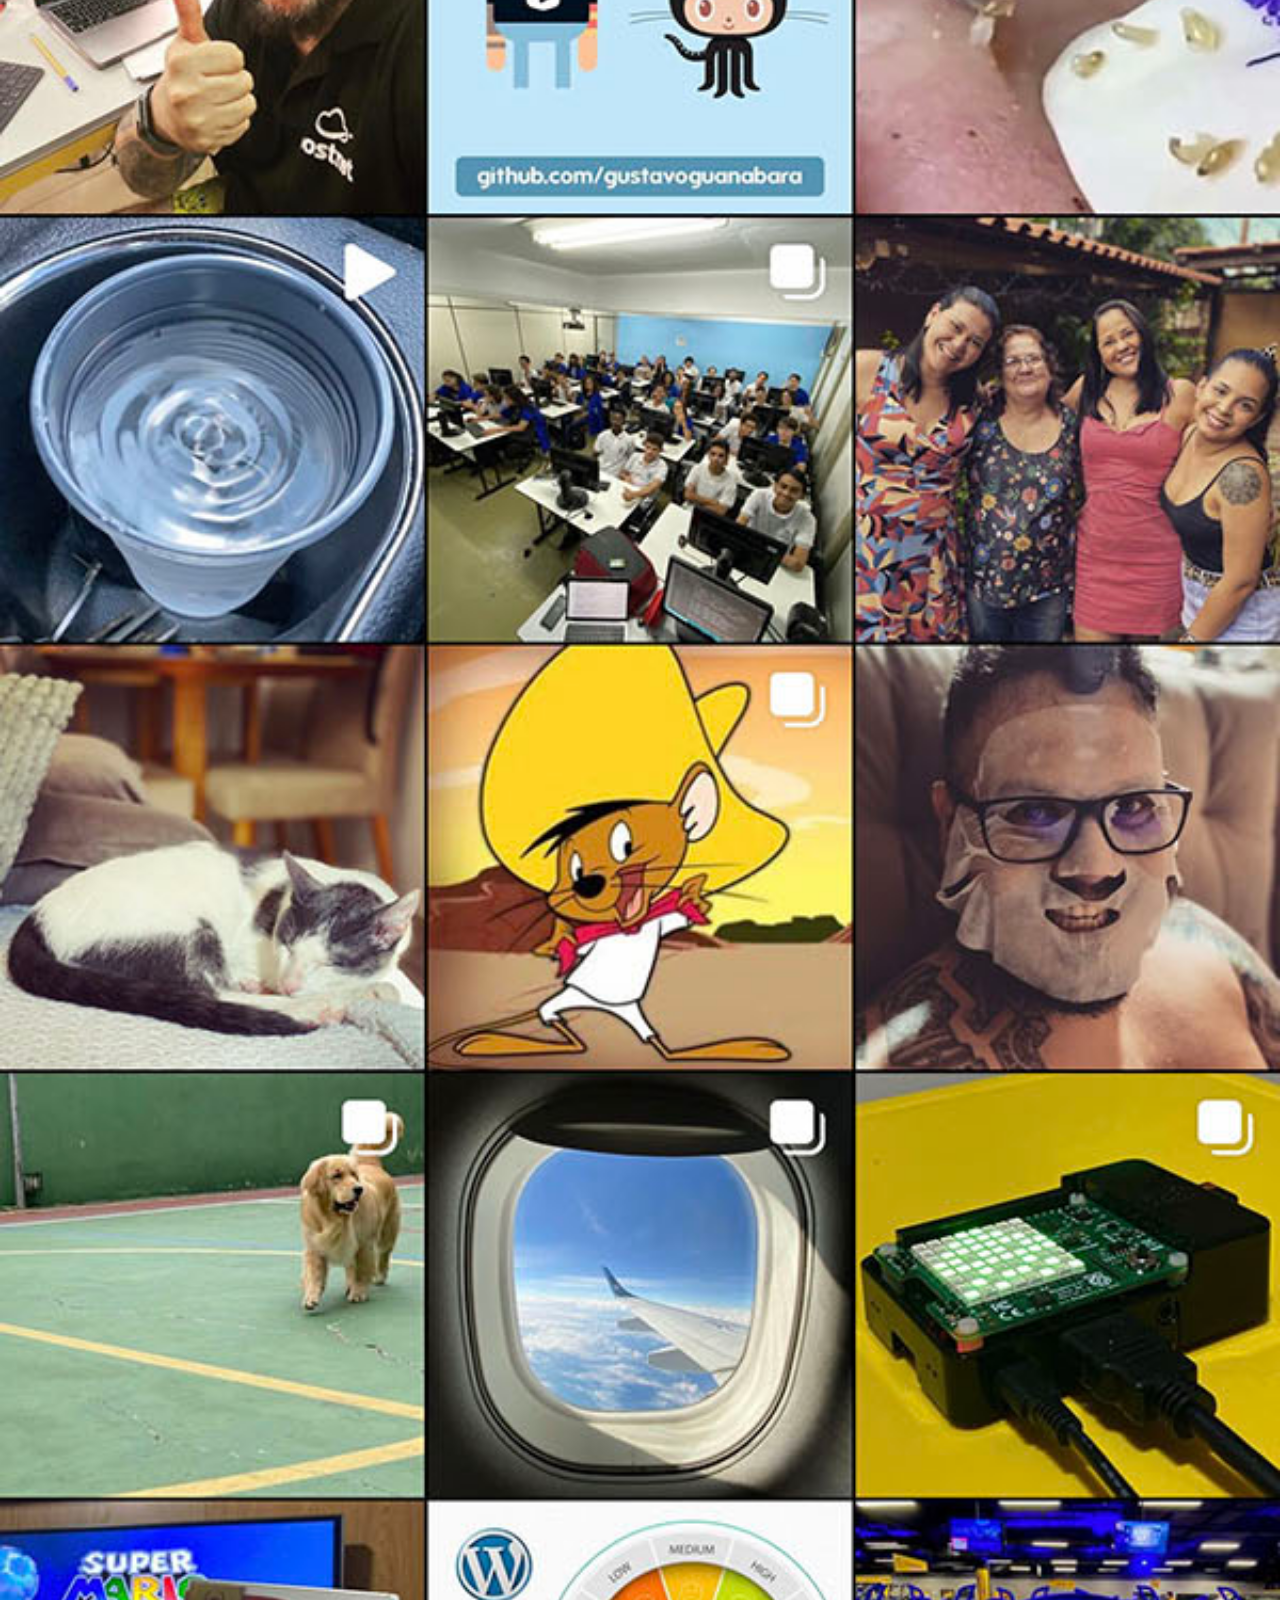
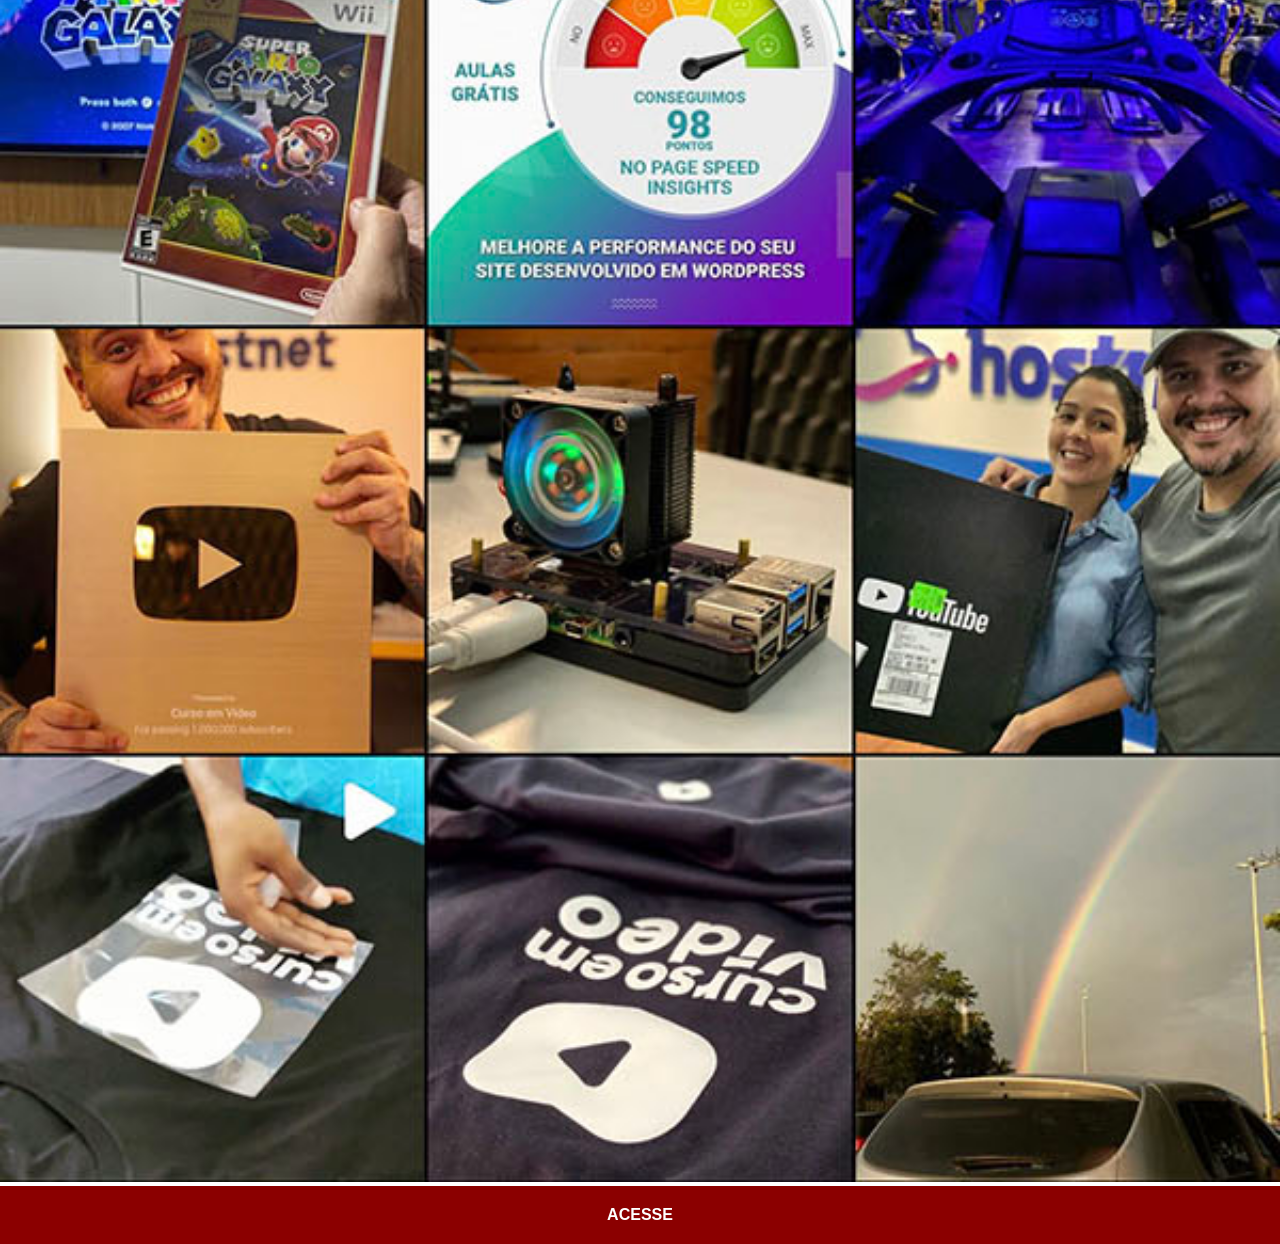
<file: insta.html>
<!DOCTYPE html>
<html lang="pt-br">
<head>
    <meta charset="UTF-8">
    <meta name="viewport" content="width=device-width, initial-scale=1.0">
    <title>Tela do Instagram</title>
    <link rel="stylesheet" href="estilos/modelo.css">
</head>
<body>
    
    <img src="imagens/tela-instagram.jpg" alt="Instagram">

    <a href="https://www.instagram.com/gustavoguanabara/" target="_blank">ACESSE</a>
</body>
</html>
</file>
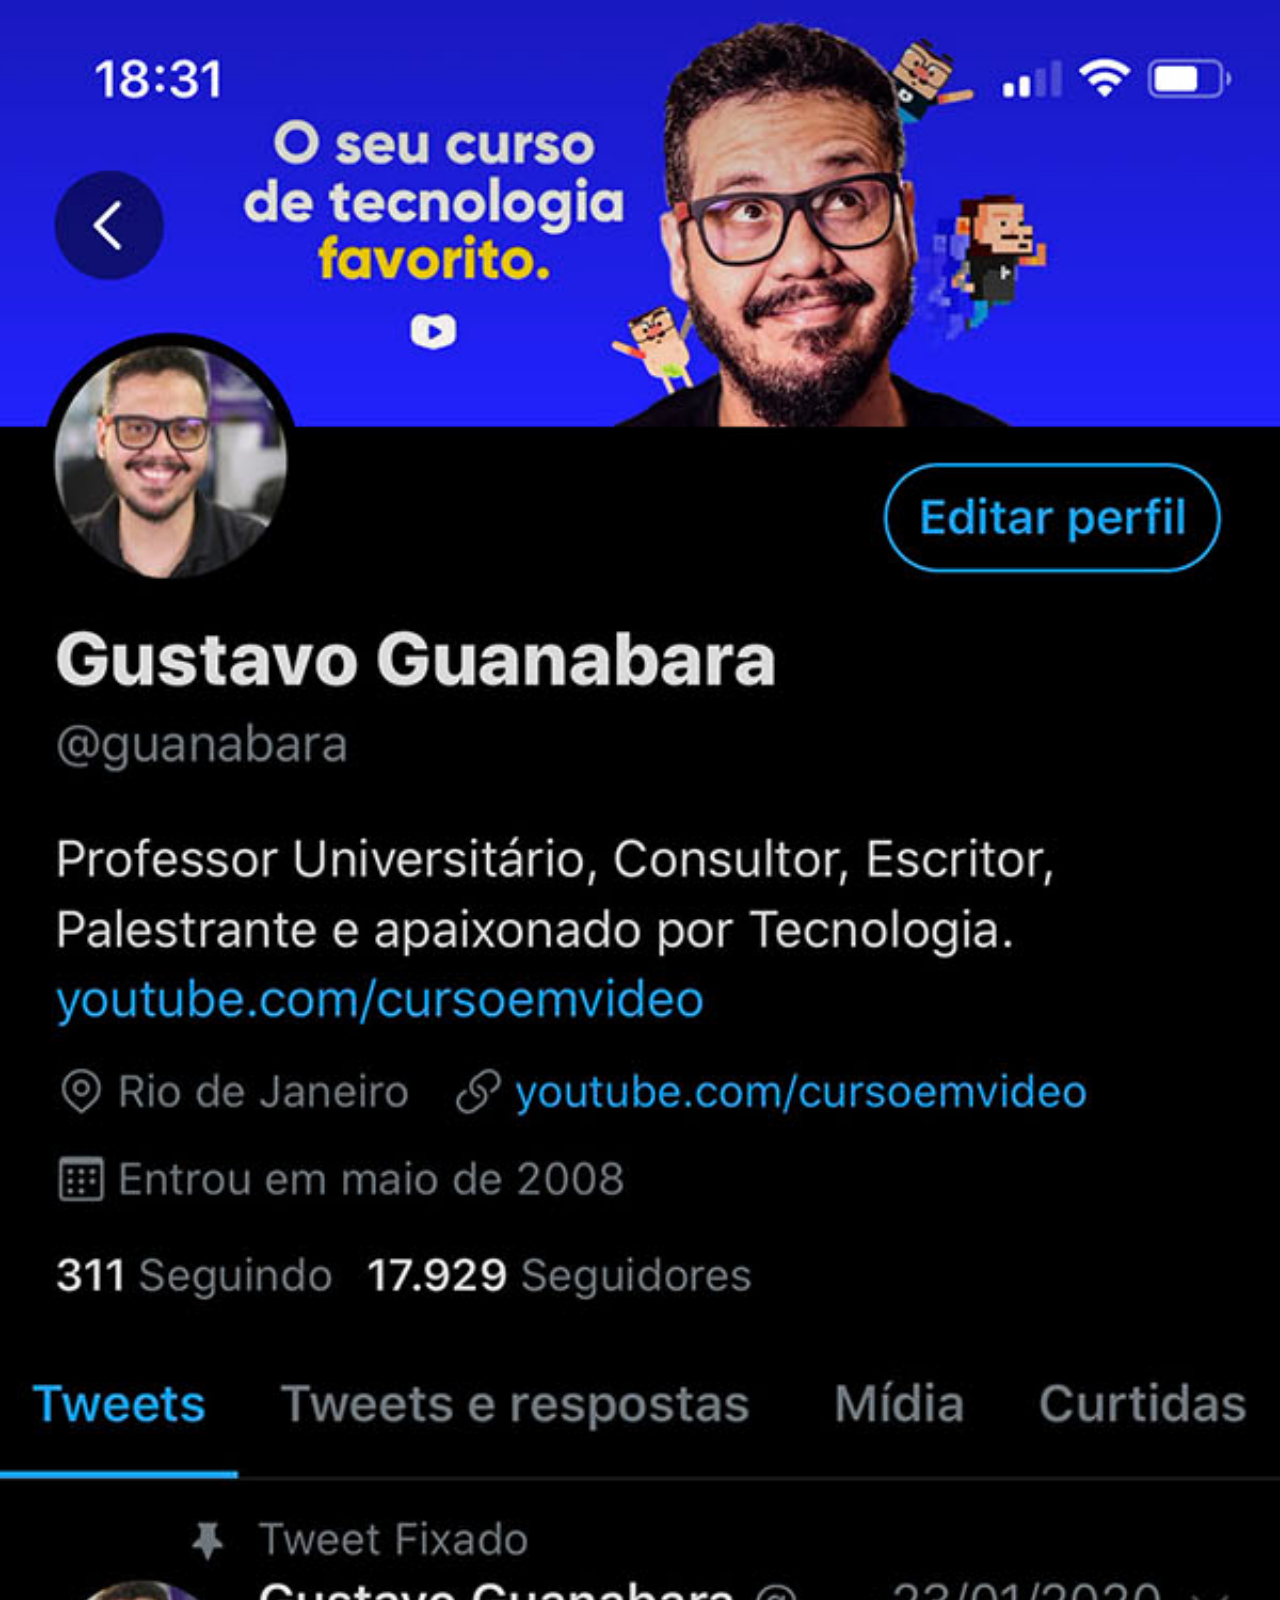
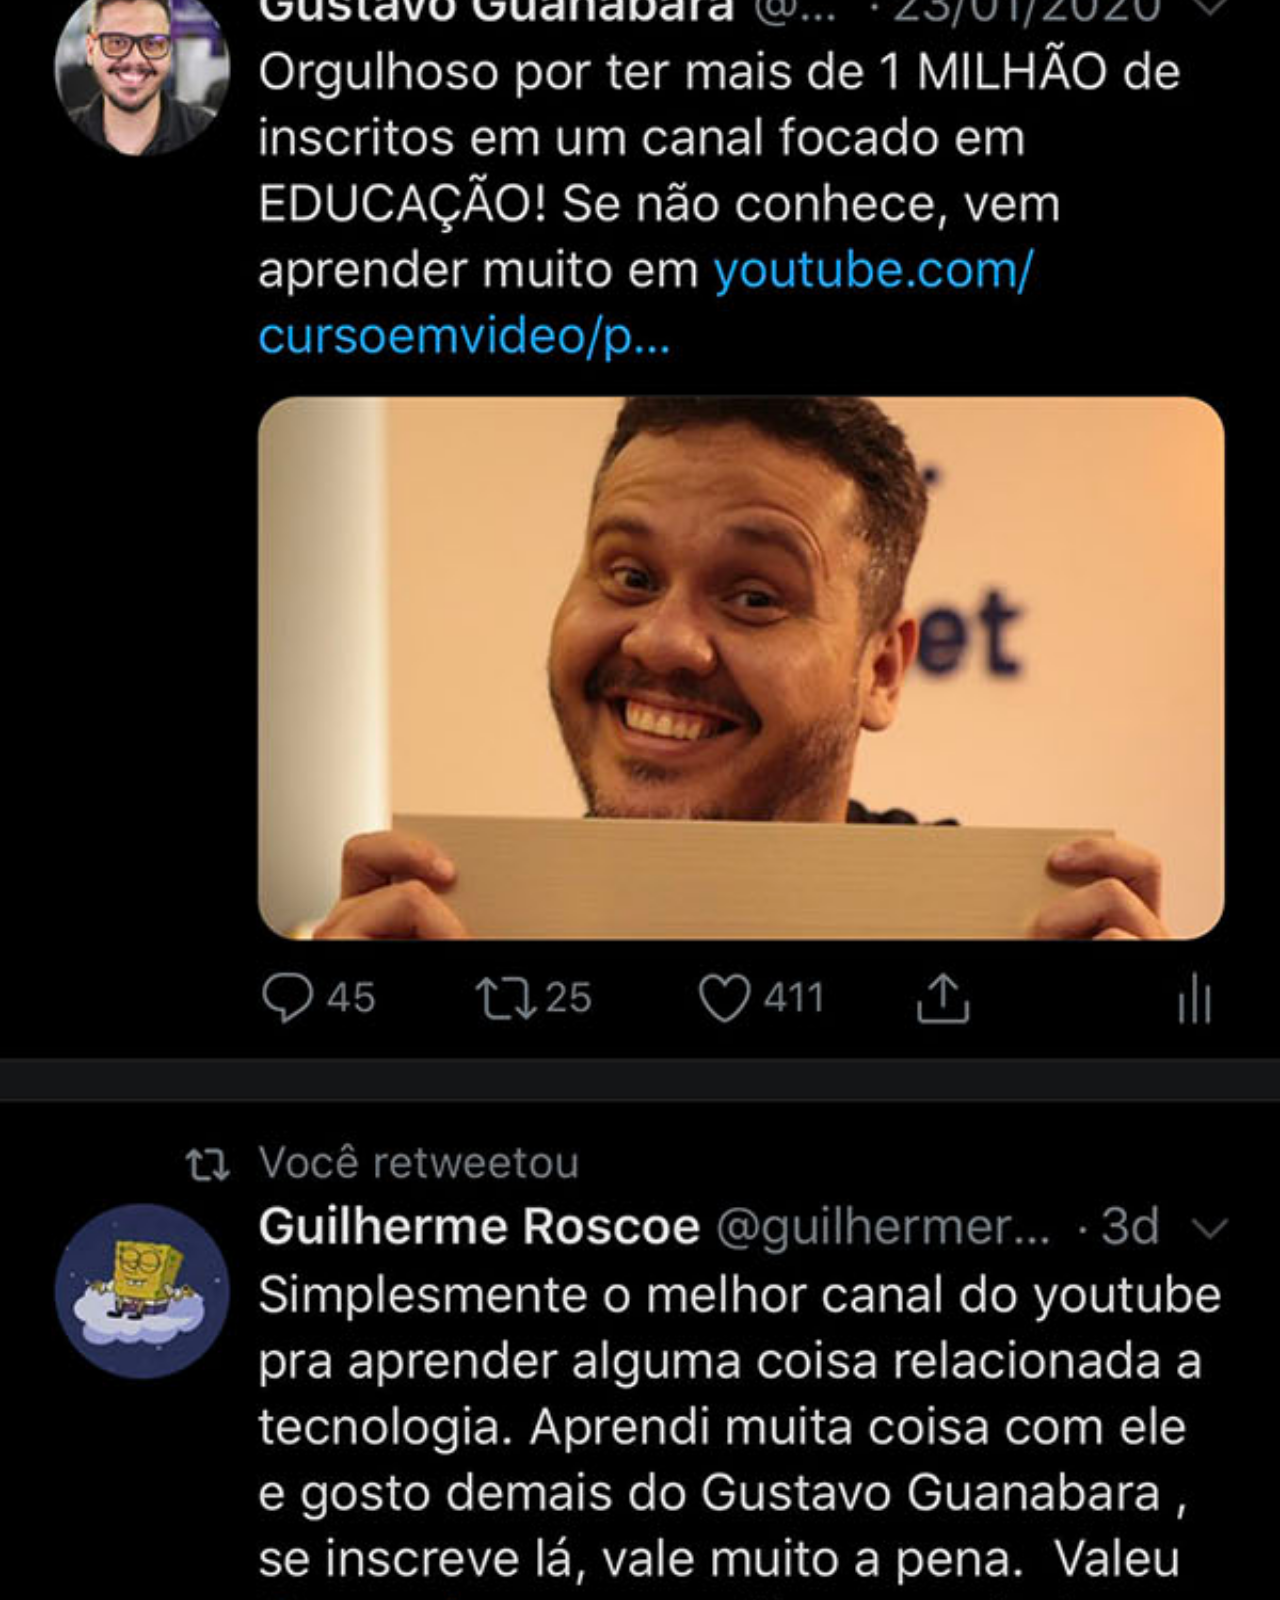
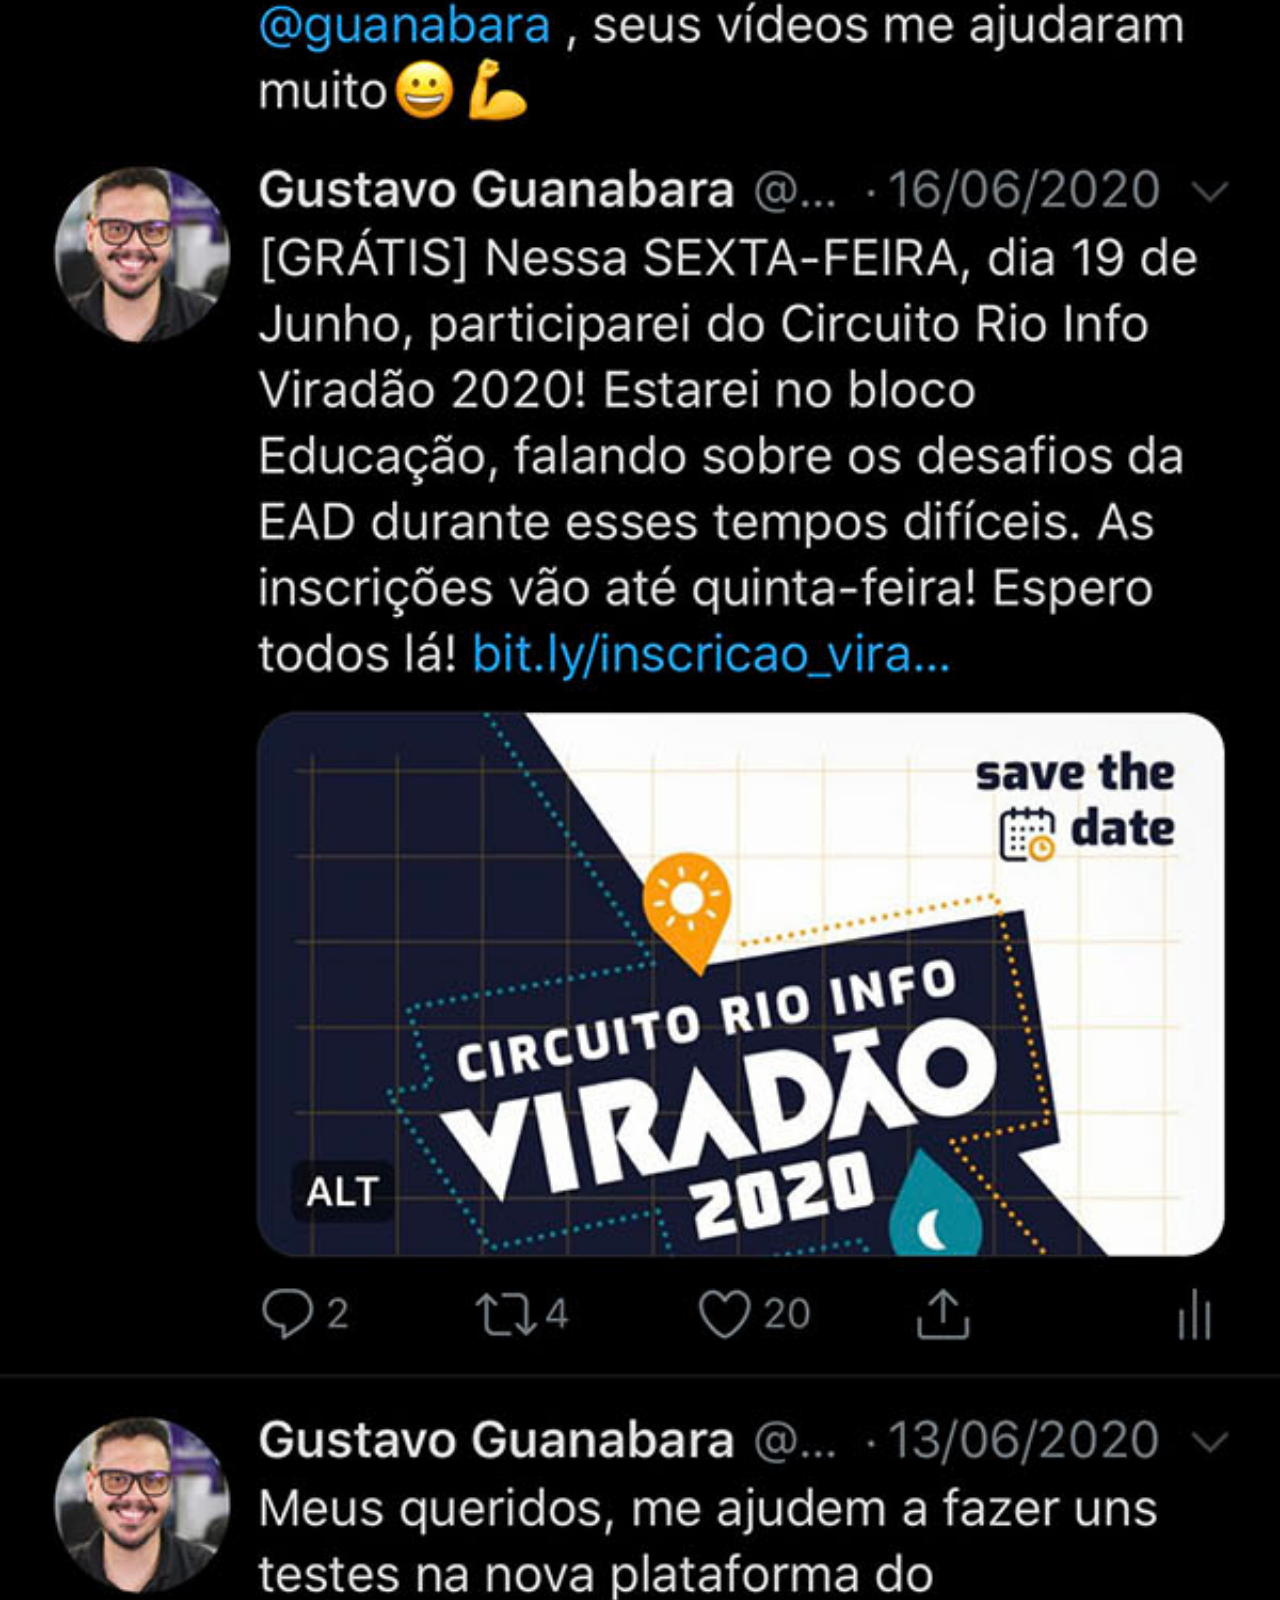
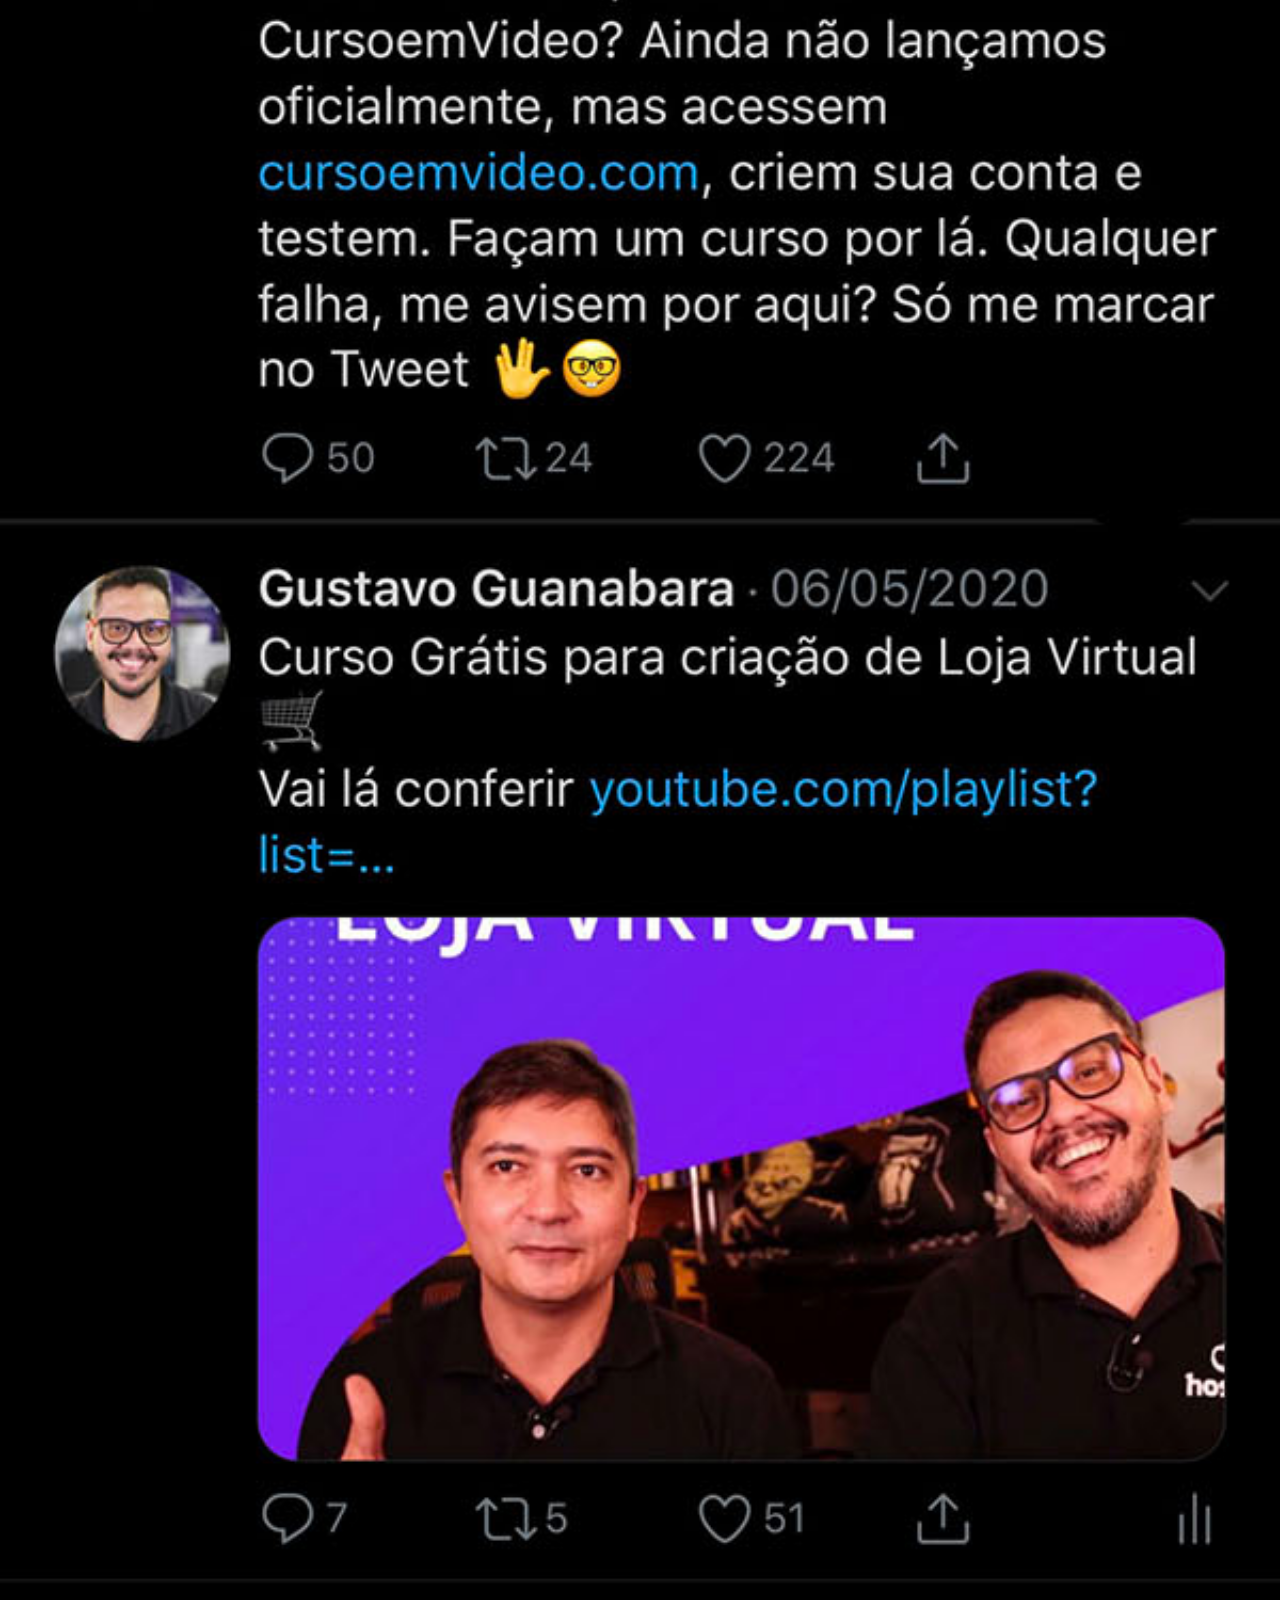
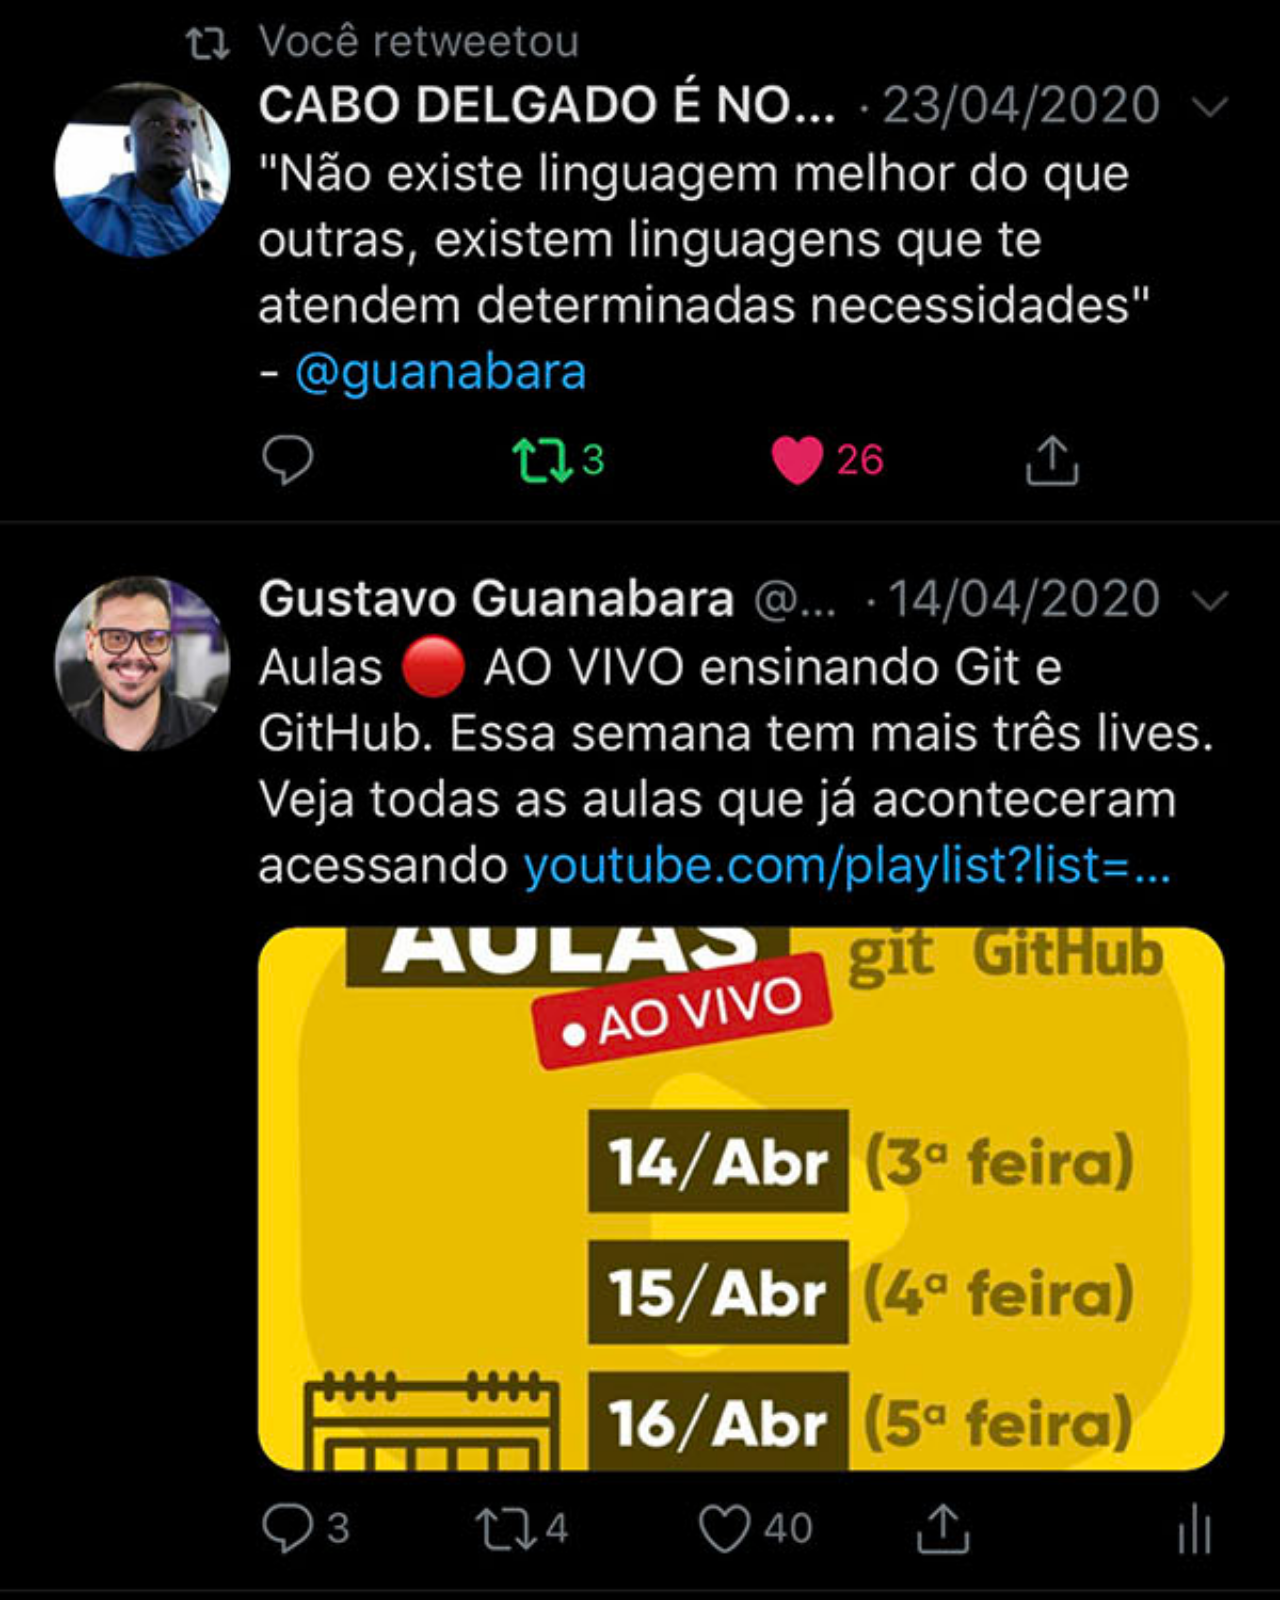
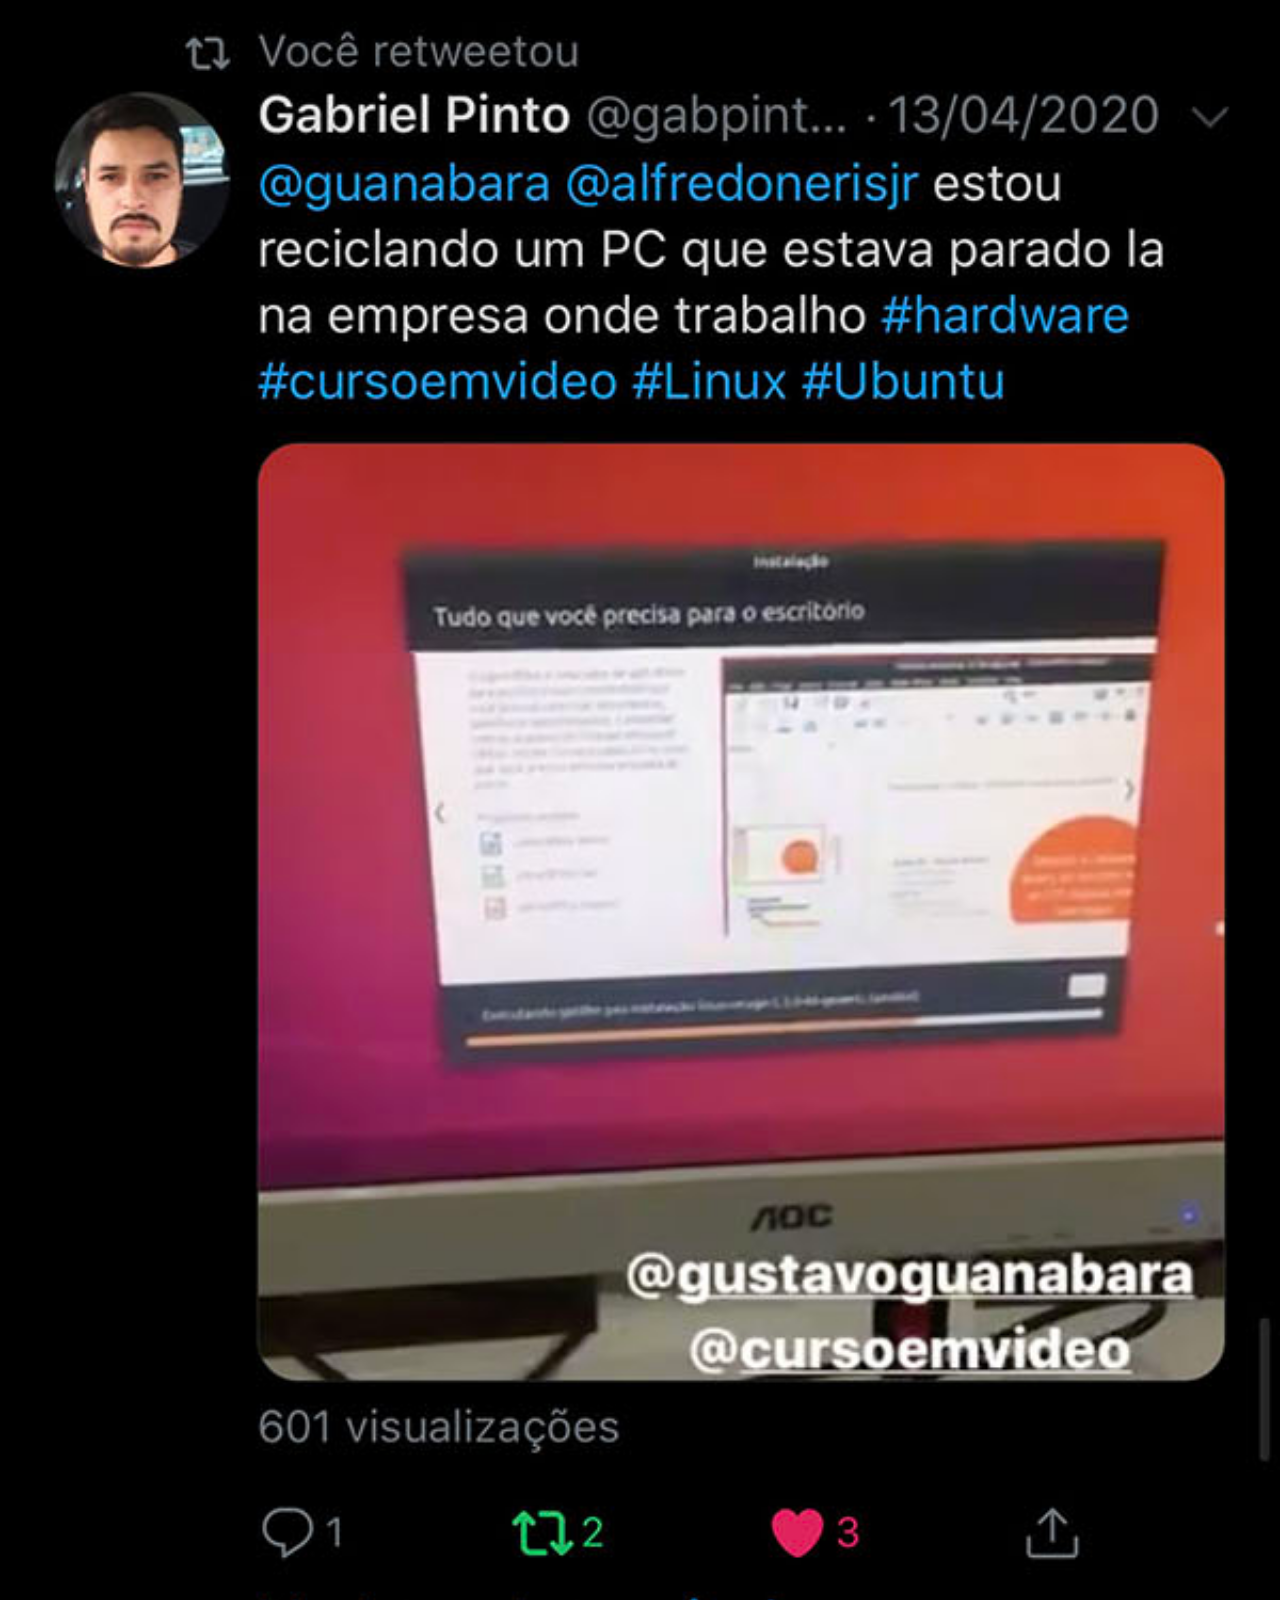
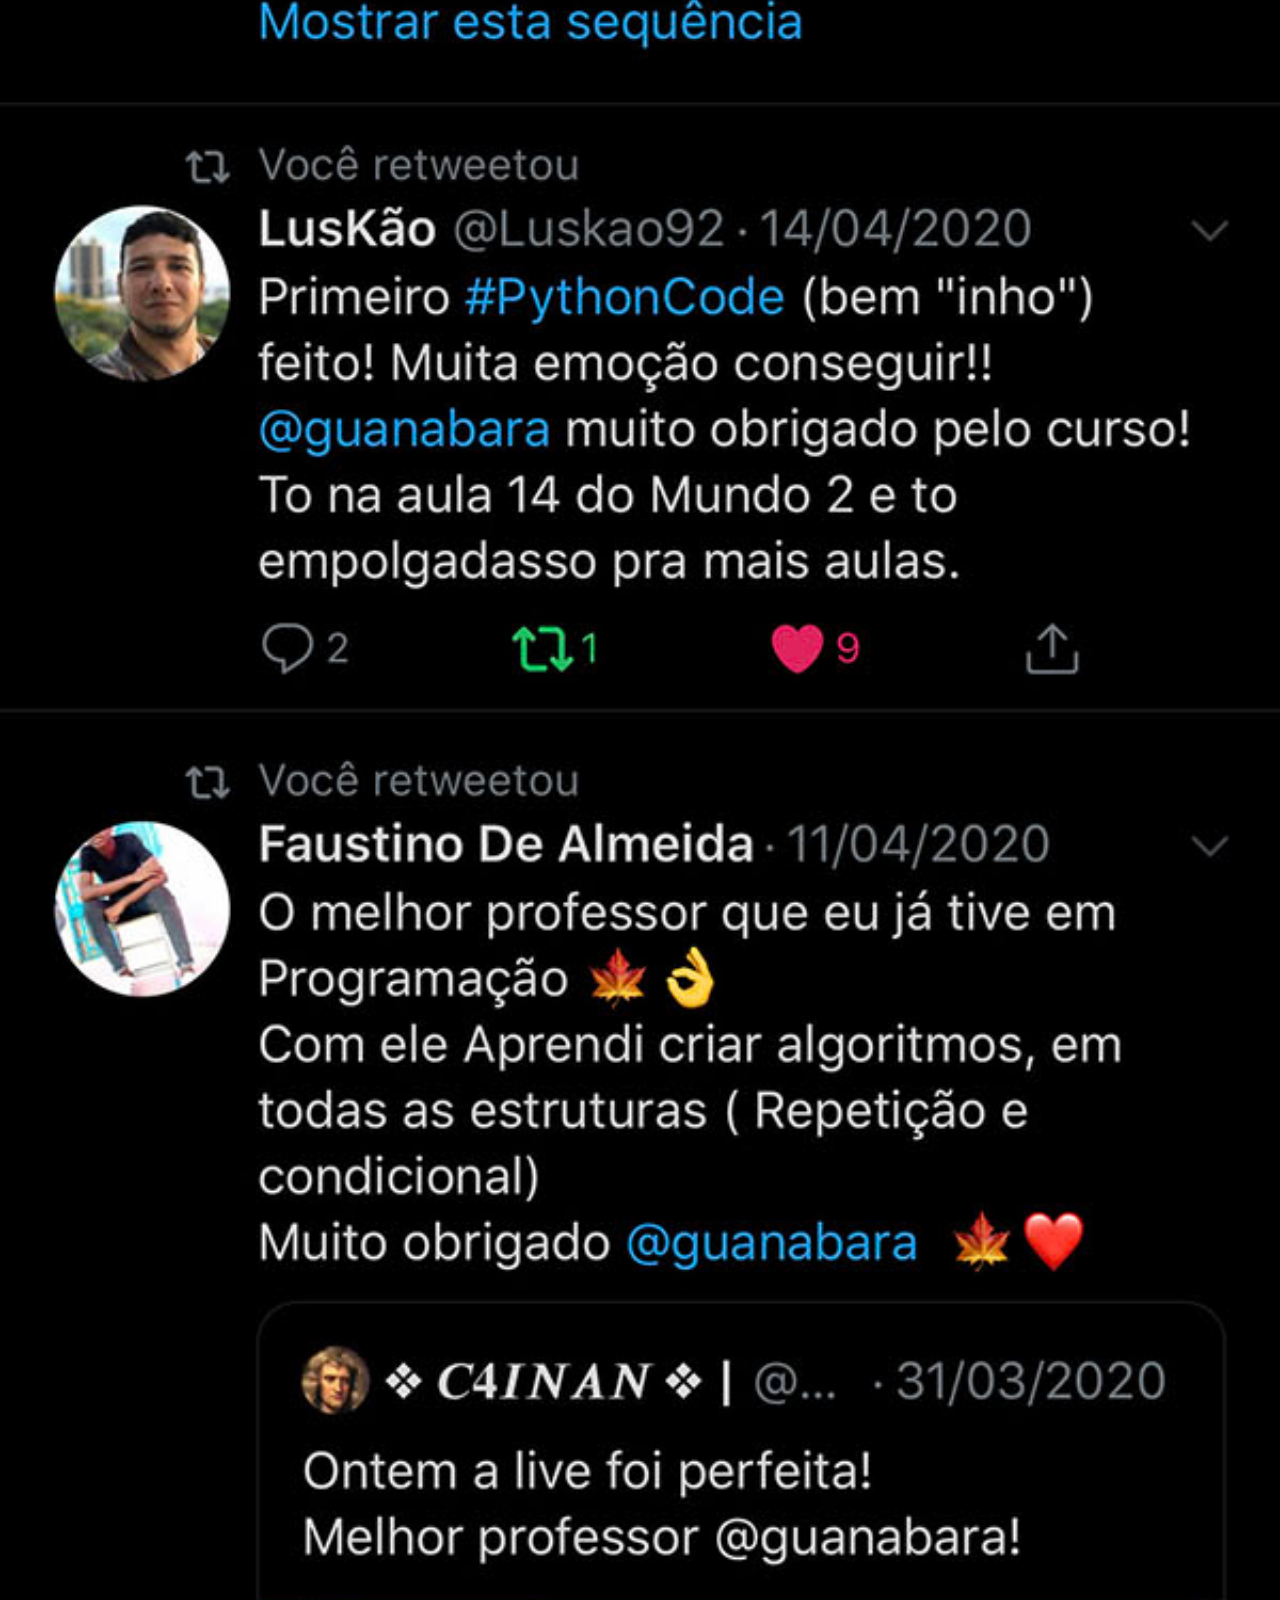
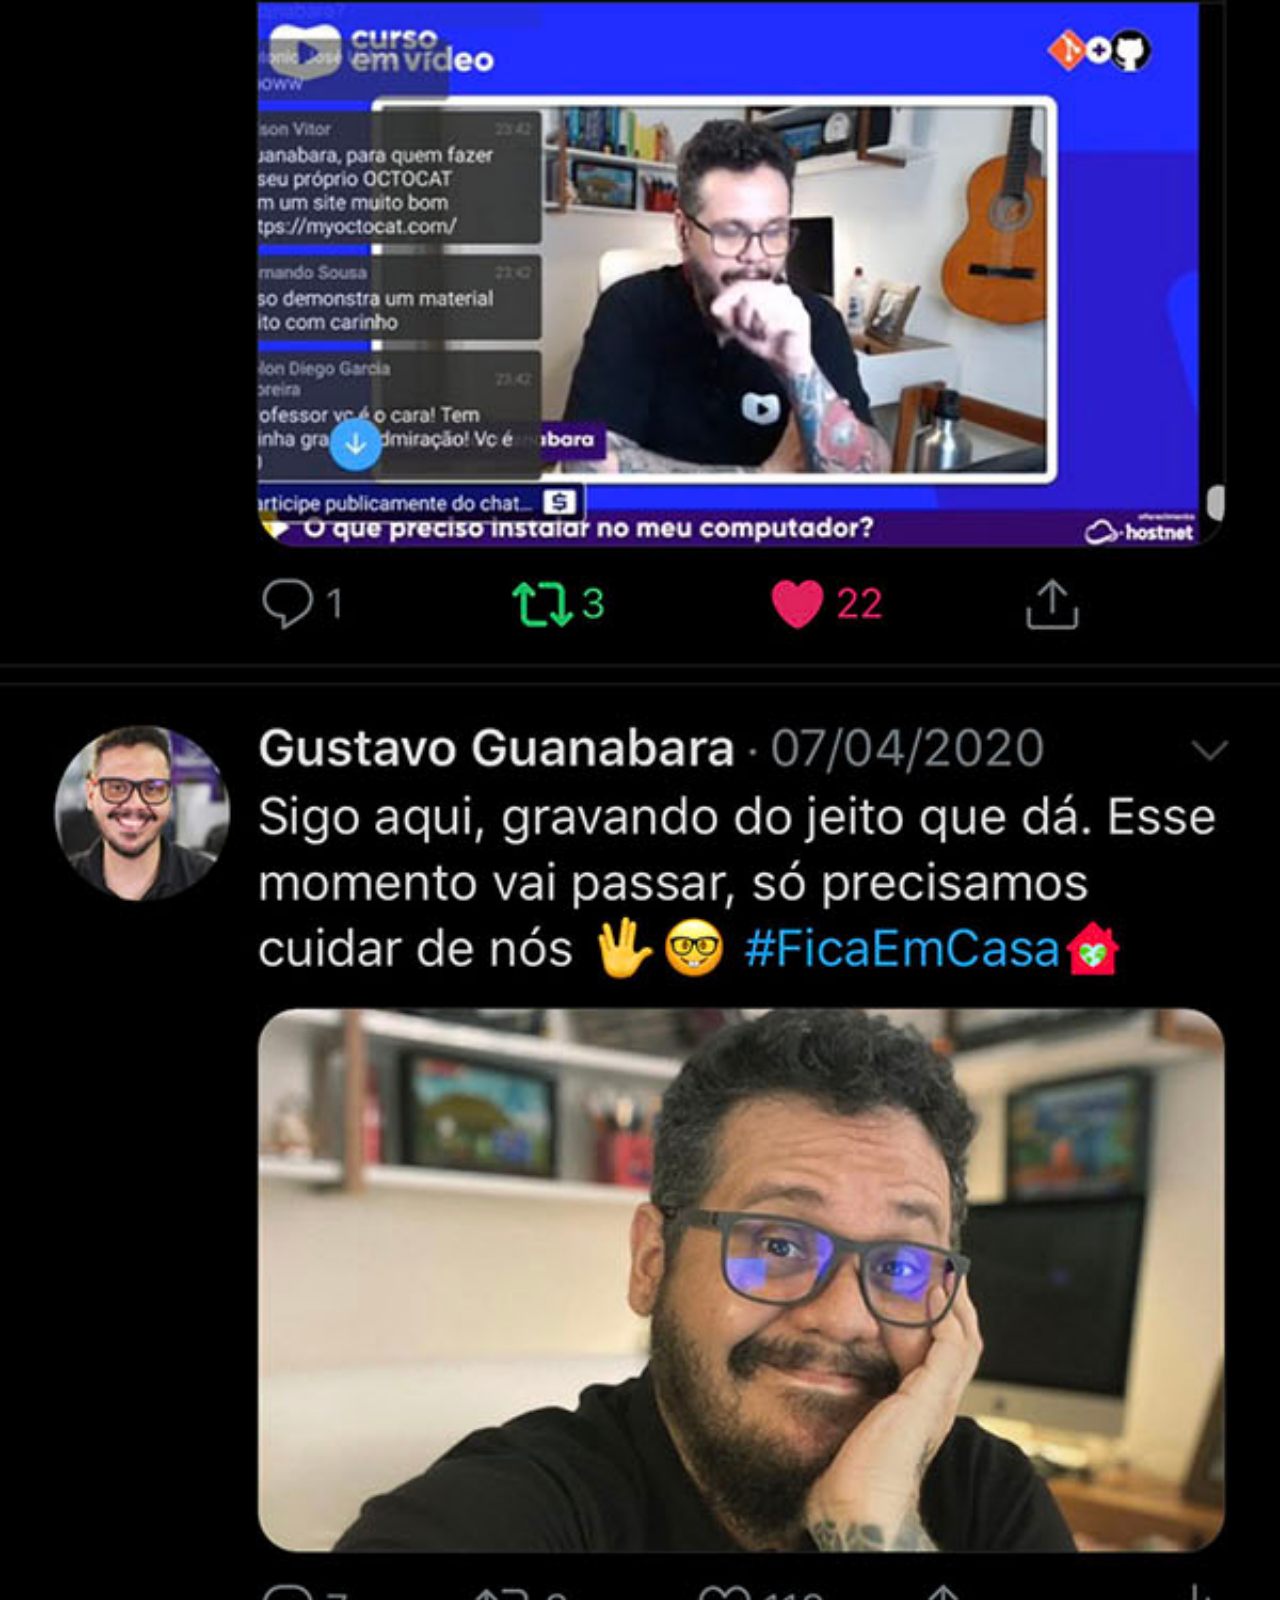
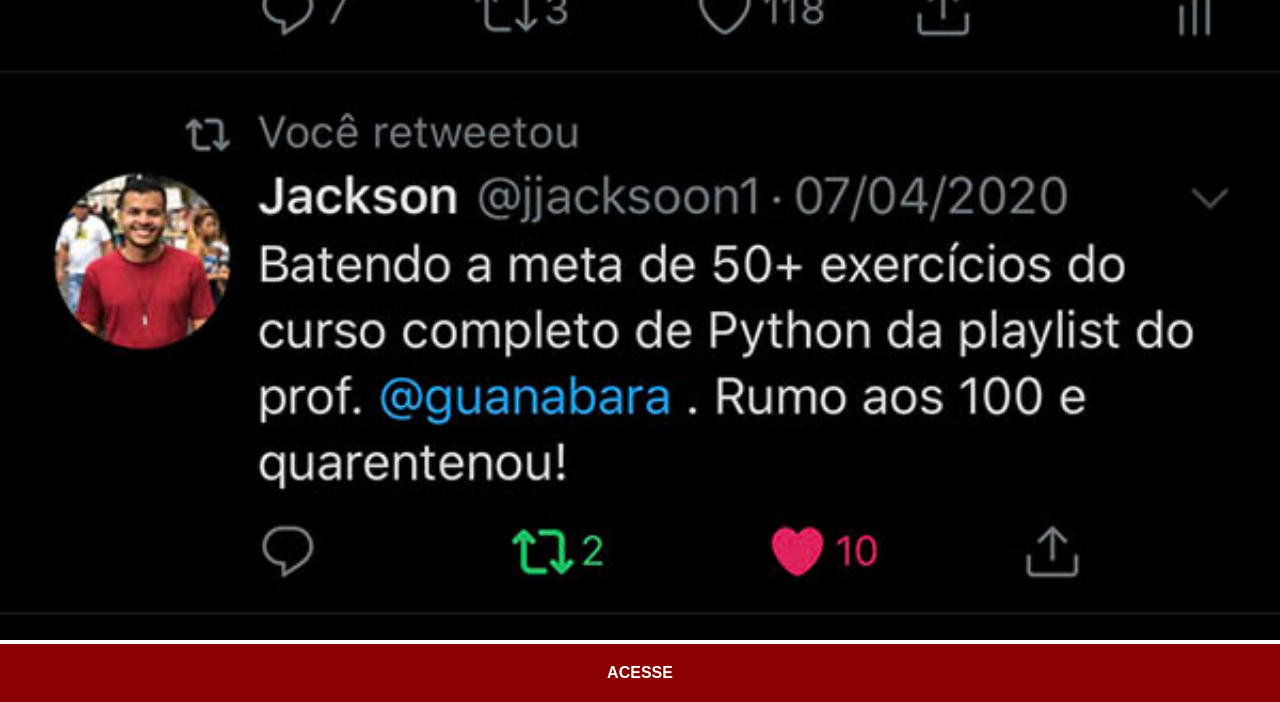
<file: twitter.html>
<!DOCTYPE html>
<html lang="pt-br">
<head>
    <meta charset="UTF-8">
    <meta name="viewport" content="width=device-width, initial-scale=1.0">
    <title>Tela de Twitter</title>
    <link rel="stylesheet" href="estilos/modelo.css">
</head>
<body>
    
    <img src="imagens/tela-twitter.jpg" alt="Twitter">

    <a href="https://x.com/guanabara" target="_blank">ACESSE</a>
</body>
</html>
</file>
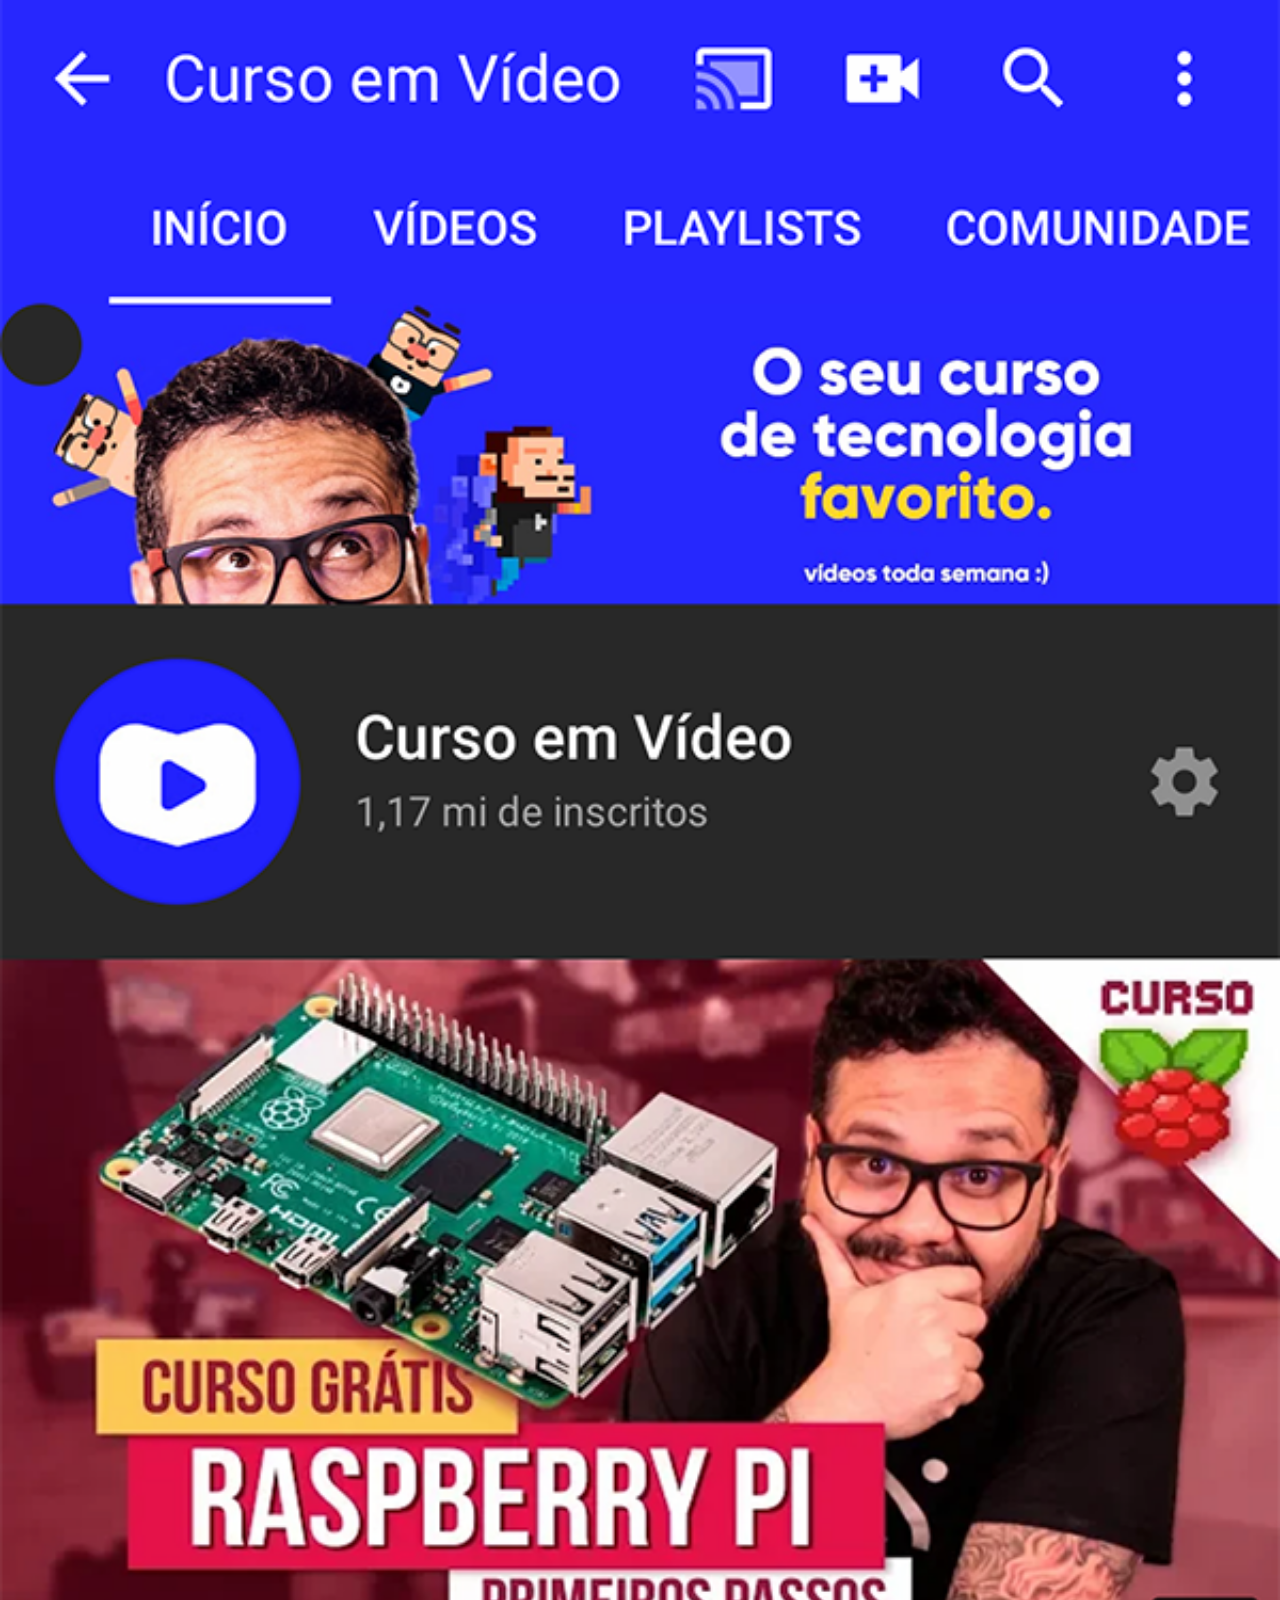
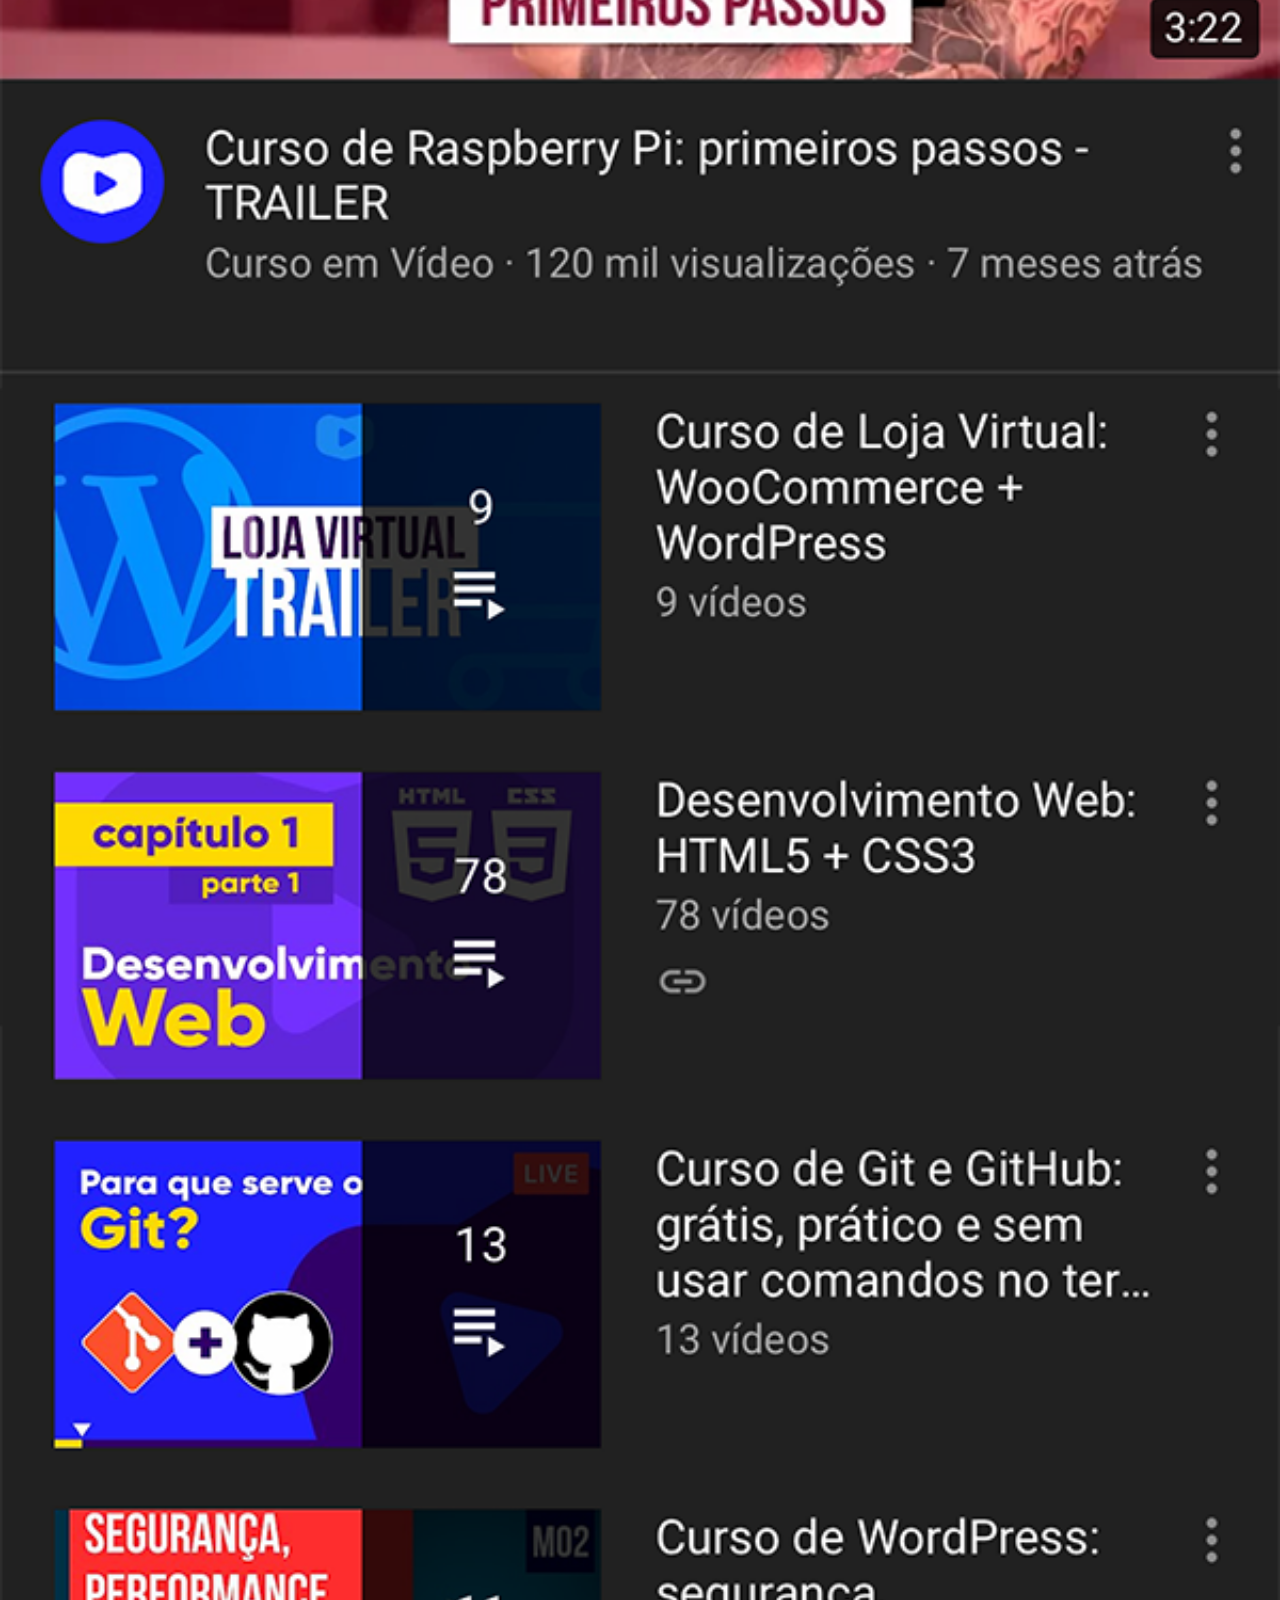
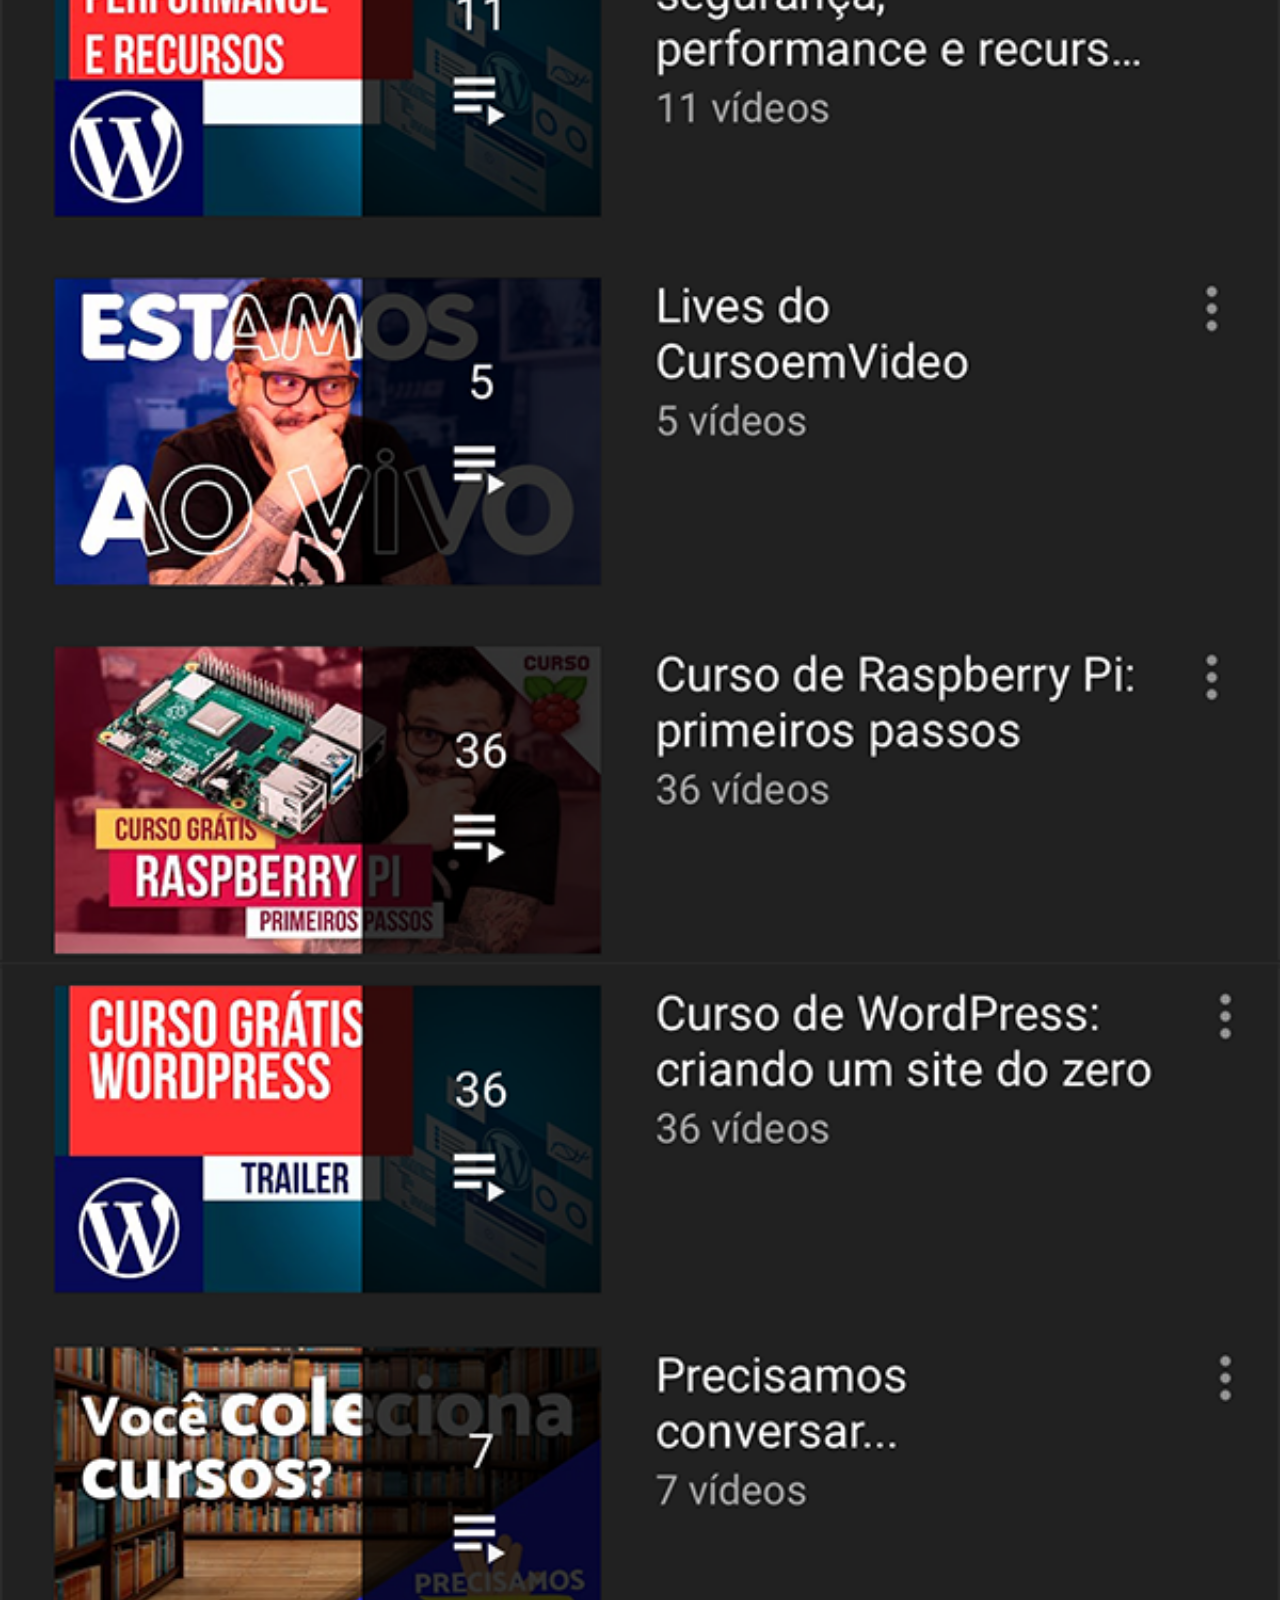
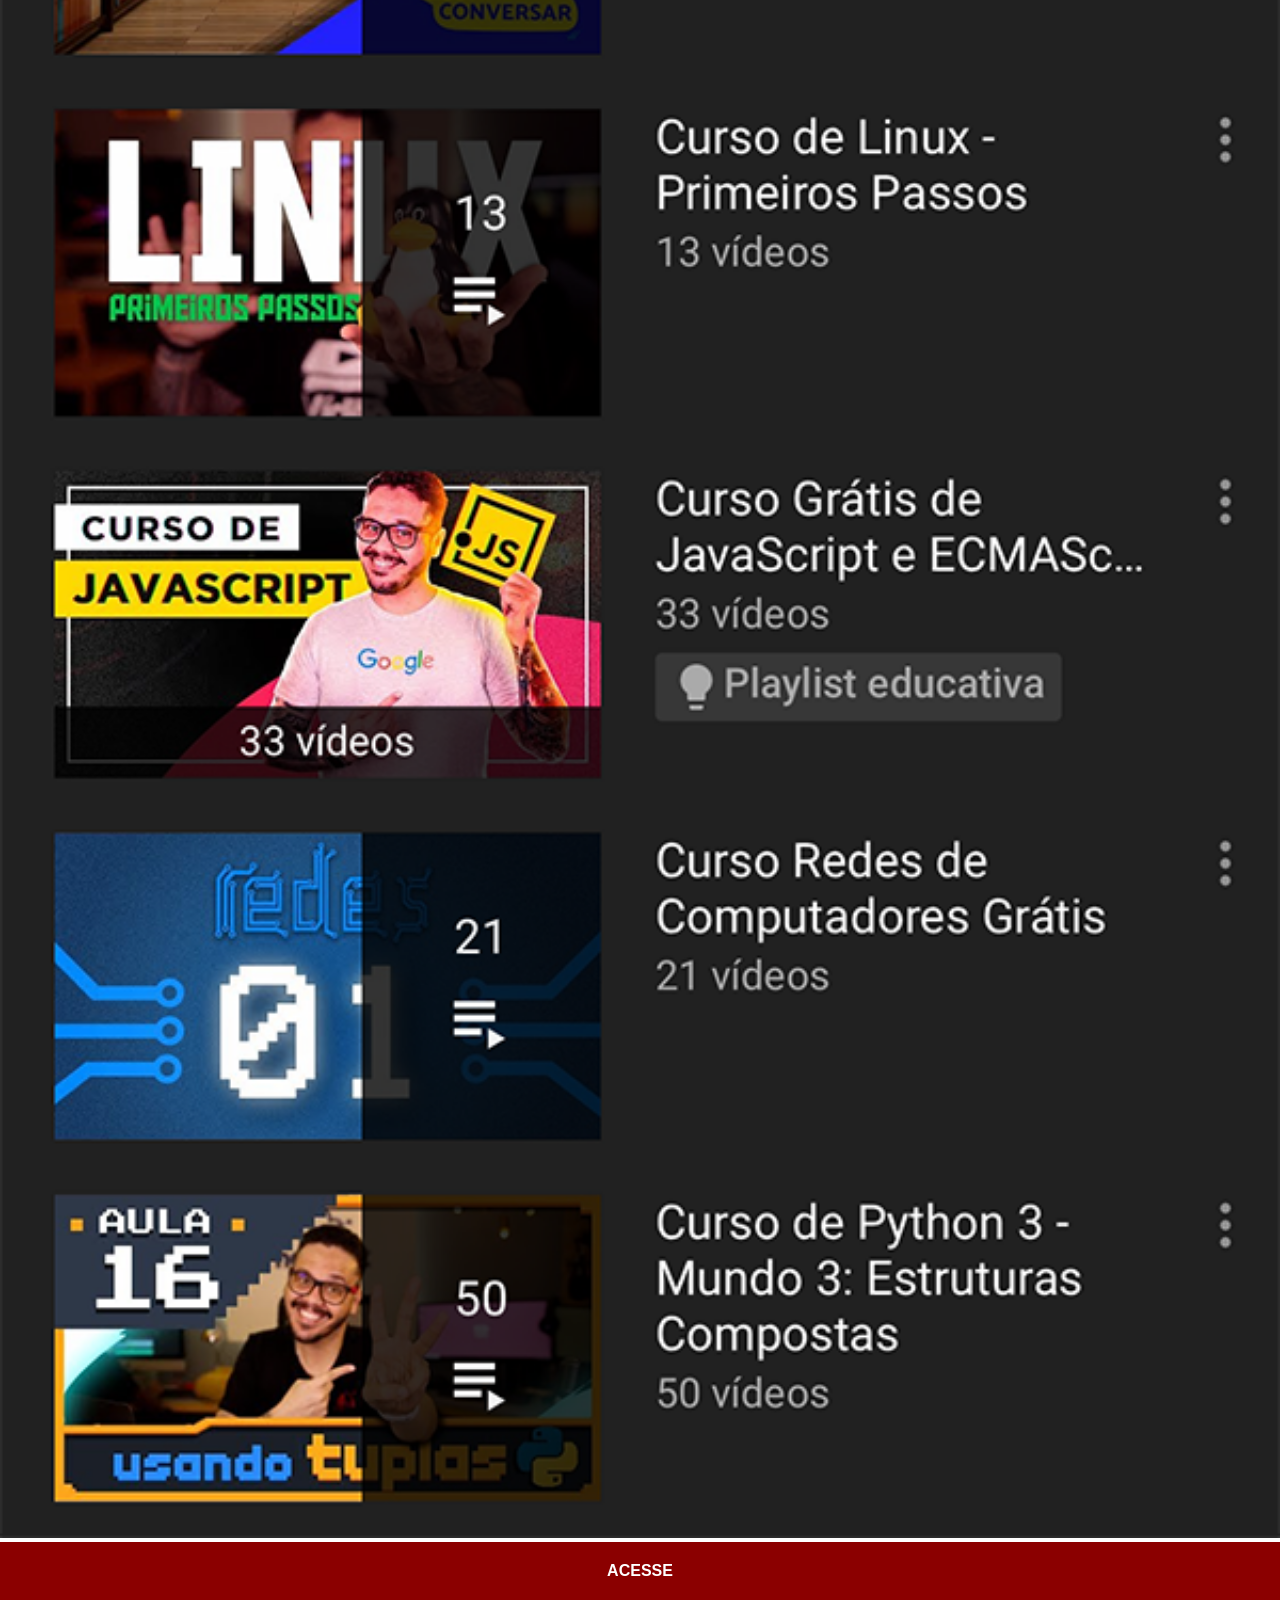
<file: youtube.html>
<!DOCTYPE html>
<html lang="pt-br">
<head>
    <meta charset="UTF-8">
    <meta name="viewport" content="width=device-width, initial-scale=1.0">
    <title>Tela do YouTube</title>
    <link rel="stylesheet" href="estilos/modelo.css">
</head>
<body>
    <img src="imagens/tela-youtube.png" alt="Youtube">
    <a href="https://www.youtube.com/@cursoemvideo" target="_blank">ACESSE</a>
</body>
</html>
</file>
<file: estilos/style.css>
@charset "UTF-8";

* {
    margin: 0px;
    padding: 0px;
    font-family: Arial, Helvetica, sans-serif;
}

html, body {
    height: 100vh;
    width: 100vw;
    background-color: black;
}

body {
   background: url('../imagens/fundo-madeira.jpg') no-repeat top center;
   background-size: cover;
   background-attachment: fixed;
}

main {
    height: 100vh;
    position: relative;
}

section#telefone {
    height: 627px;
    width: 311px;
    background:  url('../imagens/frame-iphone.png') no-repeat;
    position: absolute;
    top: 50%;
    left: 50%;
    transform: translate(-50%, -50%);
}

section#redes-sociais{
    text-align: right;
}

section#redes-sociais > a > img{
    width: 50px;
    margin: 10px;
    border-radius: 50%;
    box-shadow: 2px 2px 2px rgba(0, 0, 0, 0.336);
    box-sizing: border-box;
}

section#redes-sociais img:hover{
    border: 2px solid rgba(255, 255, 255, 0.644);
    transform: translate(-3px, -3px);
    box-shadow: 5px 5px 10px rgba(0, 0, 0, 0.336);
    transition: transform 0.3s, border 0.5s ;
}
iframe#tela {
    position: relative;
    top: 80px;
    left: 22px;
    width: 267px;
    height: 468px;
}
</file>
<file: estilos/modelo.css>
@charset "UTF-8";

        *{
            padding: 0px;
            margin: 0px;
            font-family: Arial, Helvetica, sans-serif;
        }

        img{
            width: 100vw;
        }
        
        ::-webkit-scrollbar{
            width: 0px;
            height: 0px;
        }
        a{
            display: block;
            text-align: center;
            background-color: darkred;
            font-weight: bolder;
            padding: 20px;
            color: white;
            text-decoration: none;
        }

        a:hover{
            background-color: red;
        }
</file>
